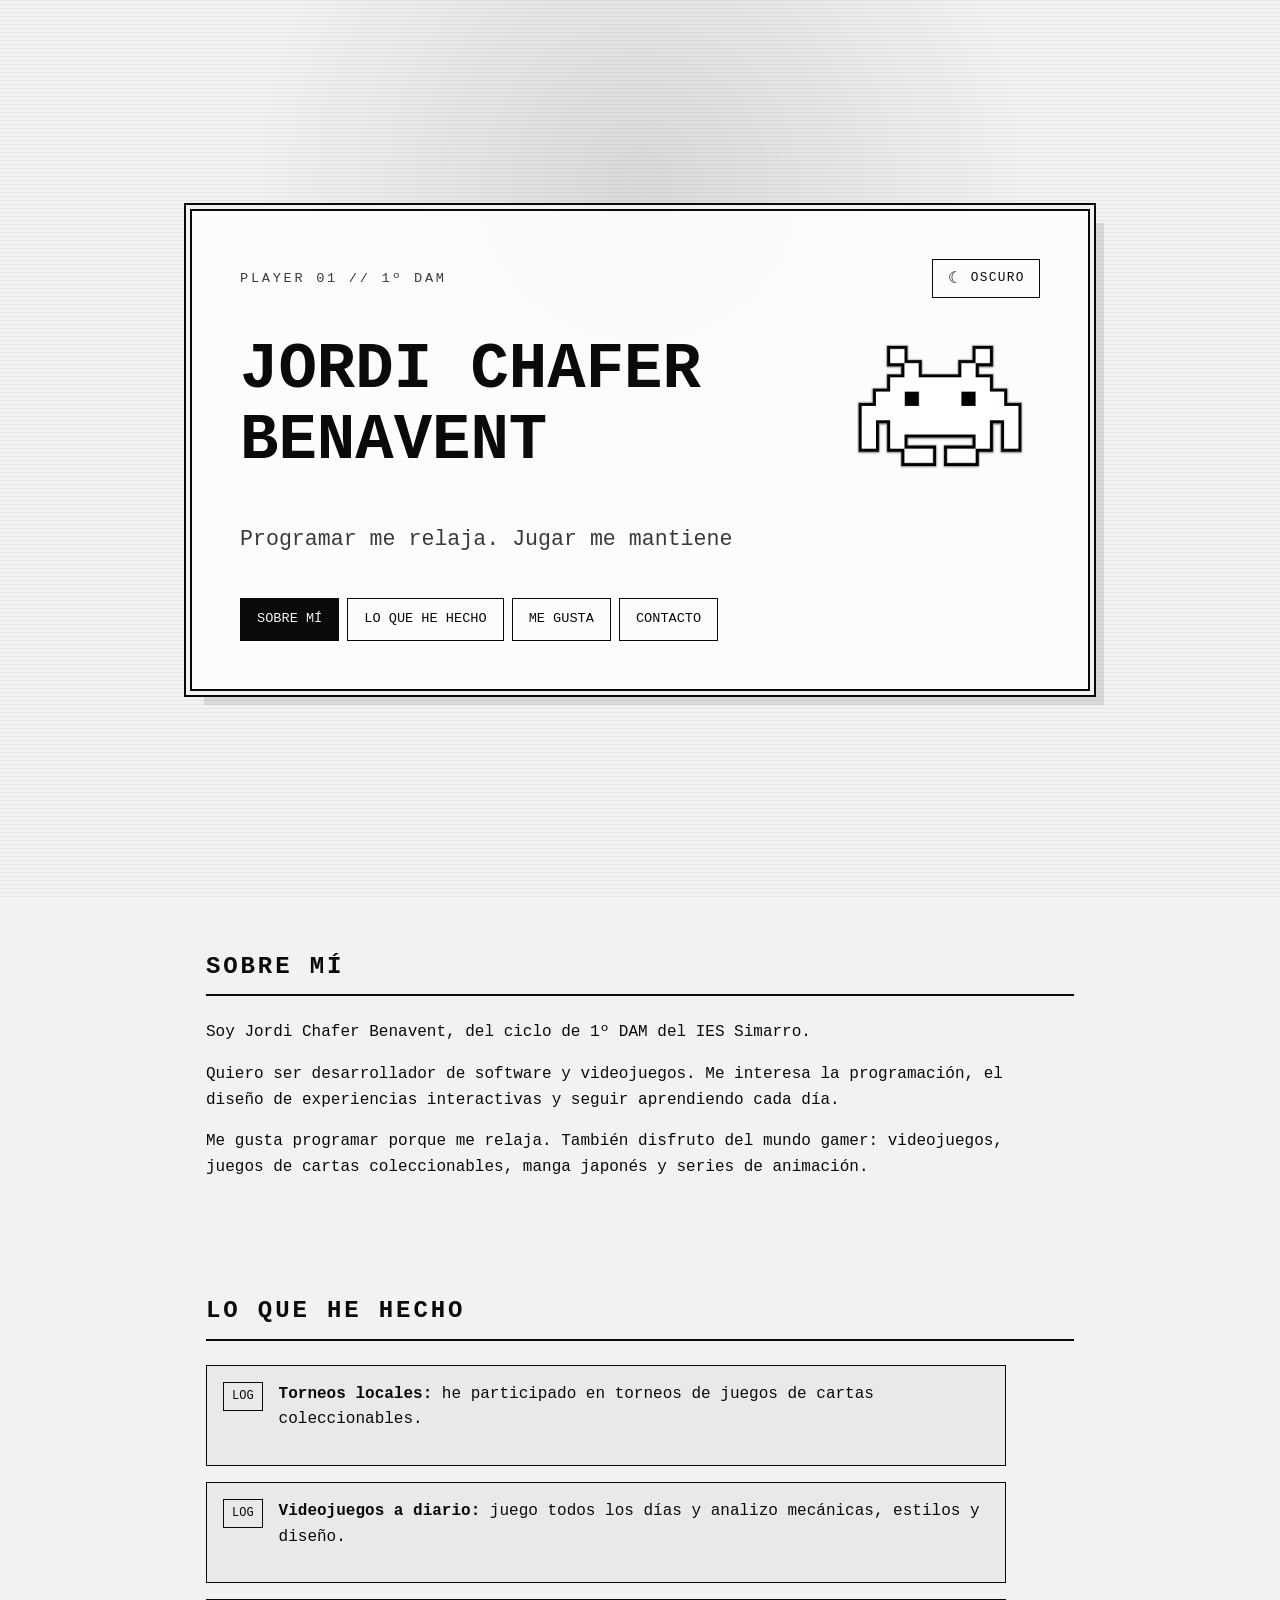
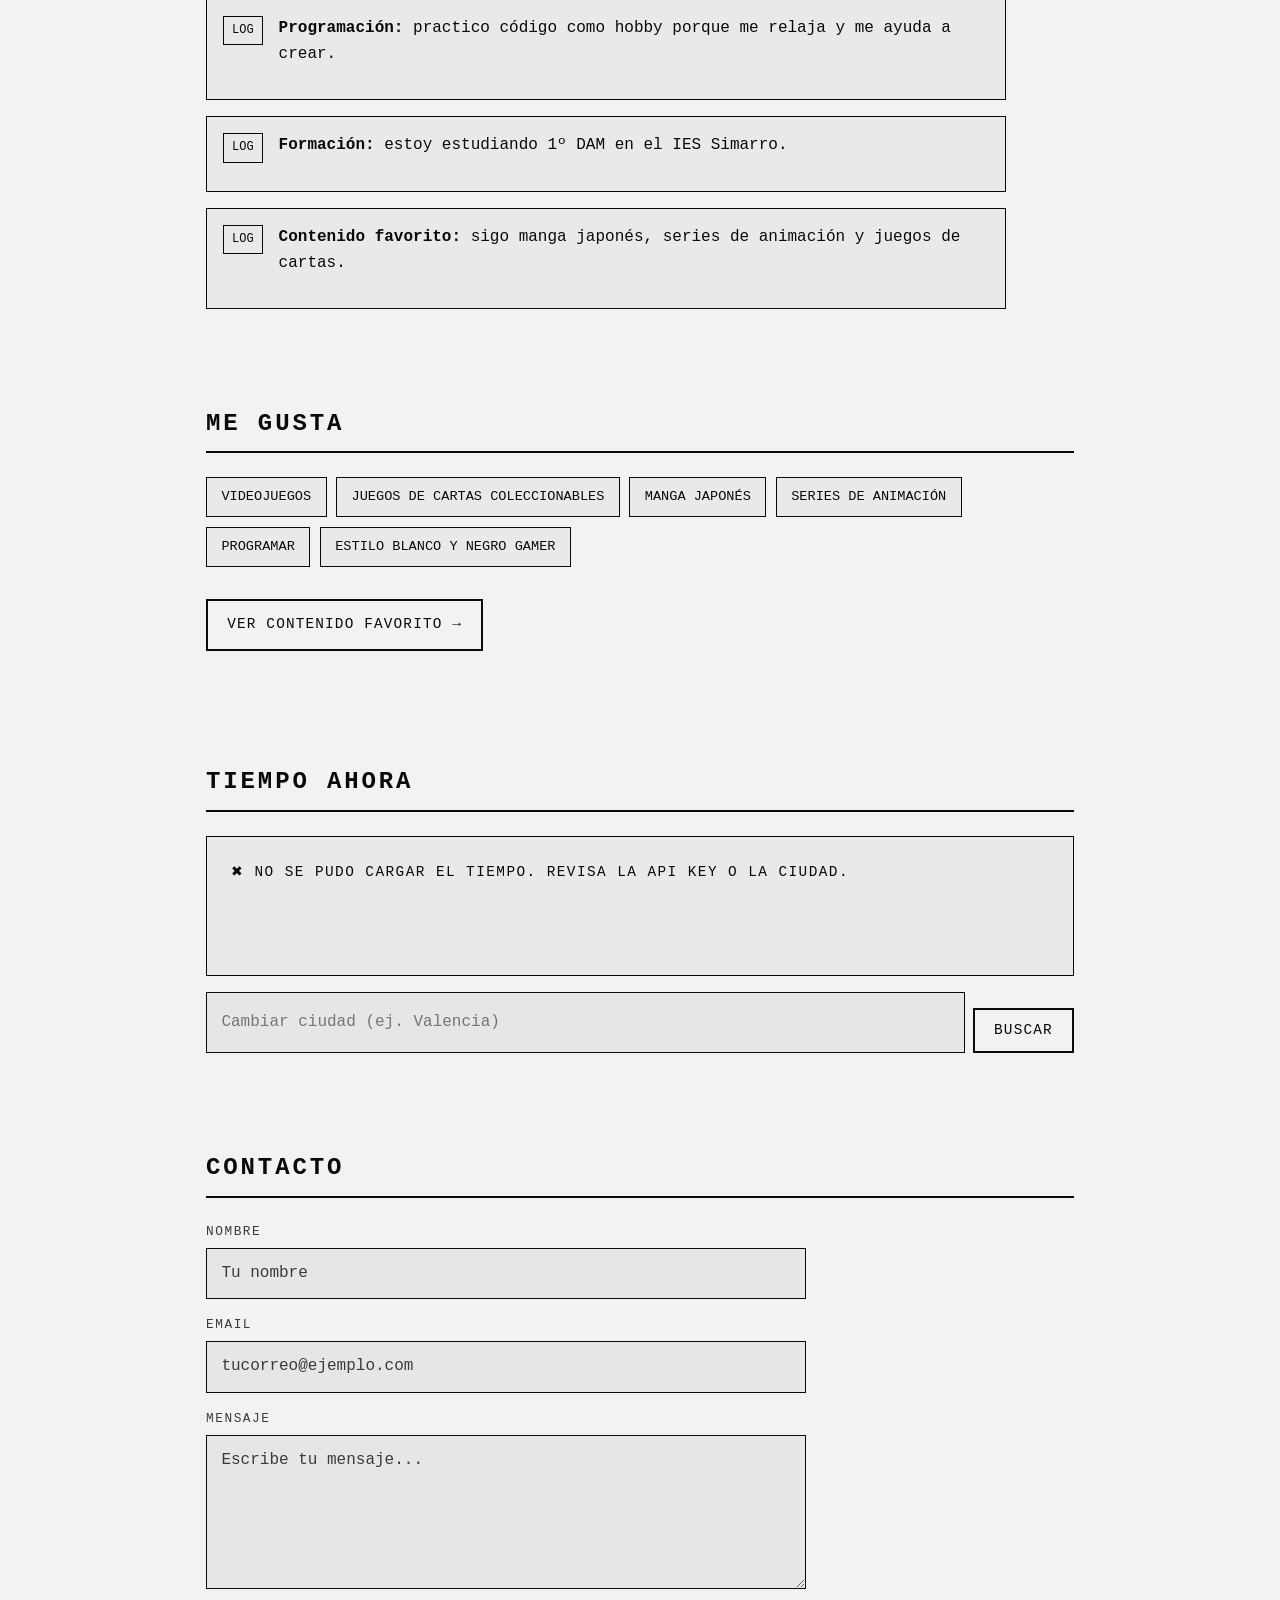
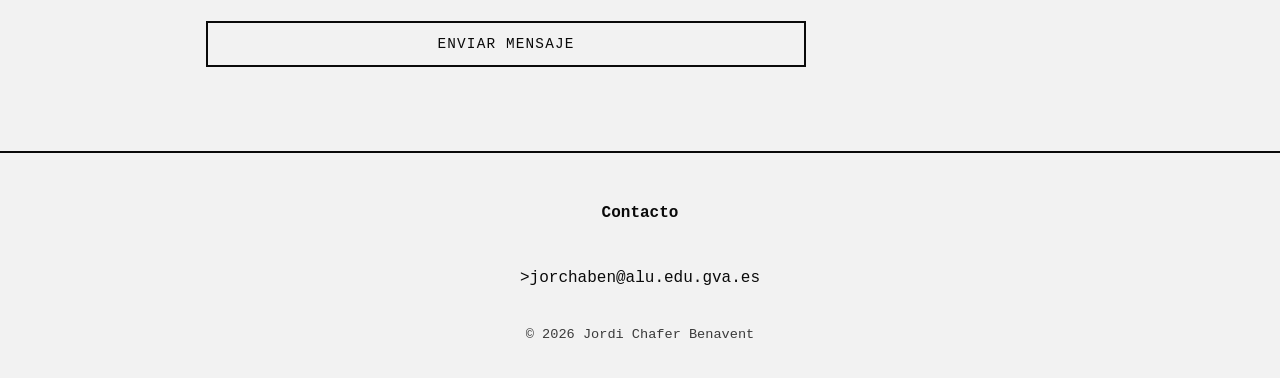
<file: docs/index.html>
<!-- index.html -->
<!DOCTYPE html>
<html lang="es">

<head>
  <meta charset="UTF-8">
  <meta name="viewport" content="width=device-width, initial-scale=1.0">
  <meta name="description" content="Web personal de Jordi Chafer Benavent, estudiante de 1º DAM del IES Simarro.">
  <meta name="author" content="Jordi Chafer Benavent">
  <title>Jordi Chafer Benavent | Web personal</title>

  <!-- Aplica el tema guardado antes de pintar (evita parpadeo) -->
  <script>
    (function () {
      try {
        var t = localStorage.getItem("theme");
        if (!t) t = window.matchMedia("(prefers-color-scheme: light)").matches ? "light" : "dark";
        document.documentElement.setAttribute("data-theme", t);
      } catch (e) { }
    })();
  </script>

  <link rel="stylesheet" href="./Principal/style.css">
  <script src="./Principal/script.js" defer></script>
</head>

<body>

  <!-- Cabecera principal -->
  <header class="hero" id="inicio">
    <div class="hero__inner">
      <div class="hero__topbar">
        <p class="hero__level">PLAYER 01 // 1º DAM</p>
        <button type="button" id="theme-toggle" class="theme-toggle" aria-pressed="false">
          <span class="theme-toggle__icon" aria-hidden="true">☀</span>
          <span class="theme-toggle__label">Luz</span>
        </button>
      </div>

      <div class="hero__title-row">
        <h1 class="hero__name">Jordi Chafer Benavent</h1>
        <!-- Alien: botón que abre el minijuego -->
        <img src="Principal/alien.png" alt="" id="invader-btn" height="200px" width="200px">
      </div>

      <p class="hero__phrase" data-text="Programar me relaja. Jugar me mantiene a nivel.">
        Programar me relaja. Jugar me mantiene a nivel.
      </p>

      <nav class="hero__nav" aria-label="Navegación principal">
        <ul>
          <li><a href="#sobre-mi">Sobre mí</a></li>
          <li><a href="#he-hecho">Lo que he hecho</a></li>
          <li><a href="#me-gusta">Me gusta</a></li>
          <li><a href="#contacto">Contacto</a></li>
        </ul>
      </nav>
    </div>
  </header>

  <main>
    <section id="sobre-mi" class="section reveal">
      <h2>Sobre mí</h2>
      <article>
        <p>Soy Jordi Chafer Benavent, del ciclo de 1º DAM del IES Simarro.</p>
        <p>Quiero ser desarrollador de software y videojuegos. Me interesa la programación, el diseño de experiencias
          interactivas y seguir aprendiendo cada día.</p>
        <p>Me gusta programar porque me relaja. También disfruto del mundo gamer: videojuegos, juegos de cartas
          coleccionables, manga japonés y series de animación.</p>
      </article>
    </section>

    <section id="he-hecho" class="section reveal">
      <h2>Lo que he hecho</h2>
      <article>
        <ul class="log">
          <li><span class="log__badge">LOG</span>
            <p><strong>Torneos locales:</strong> he participado en torneos de juegos de cartas coleccionables.</p>
          </li>
          <li><span class="log__badge">LOG</span>
            <p><strong>Videojuegos a diario:</strong> juego todos los días y analizo mecánicas, estilos y diseño.</p>
          </li>
          <li><span class="log__badge">LOG</span>
            <p><strong>Programación:</strong> practico código como hobby porque me relaja y me ayuda a crear.</p>
          </li>
          <li><span class="log__badge">LOG</span>
            <p><strong>Formación:</strong> estoy estudiando 1º DAM en el IES Simarro.</p>
          </li>
          <li><span class="log__badge">LOG</span>
            <p><strong>Contenido favorito:</strong> sigo manga japonés, series de animación y juegos de cartas.</p>
          </li>
        </ul>
      </article>
    </section>

    <section id="me-gusta" class="section reveal">
      <h2>Me gusta</h2>
      <article>
        <ul class="tags">
          <li>Videojuegos</li>
          <li>Juegos de cartas coleccionables</li>
          <li>Manga japonés</li>
          <li>Series de animación</li>
          <li>Programar</li>
          <li>Estilo blanco y negro gamer</li>
        </ul>
        <p><a href="Series/series.html" class="btn">Ver contenido favorito →</a></p>
      </article>
    </section>

    <!-- Sección: Tiempo -->
    <section id="tiempo" class="section reveal">
      <h2>Tiempo ahora</h2>

      <div class="weather" id="weather">
        <p class="weather__loading">Cargando…</p>
      </div>

      <form class="weather__form" id="weather-form">
        <input type="text" id="weather-city" placeholder="Cambiar ciudad (ej. Valencia)" autocomplete="off">
        <button type="submit" class="btn btn--form">Buscar</button>
      </form>
    </section>

    <!-- Contacto con Formspree -->
    <section id="contacto" class="section reveal">
      <h2>Contacto</h2>
      <!-- Pega tu ID de Formspree en la action (sustituye TU_ID) -->
      <form class="form" id="form-contacto" action="https://formspree.io/f/xdekyodk" method="POST">
        <input type="text" name="_gotcha" class="form__gotcha" tabindex="-1" autocomplete="off">
        <input type="hidden" name="_subject" value="Mensaje desde la web de Jordi">
        <div class="field">
          <label for="nombre">Nombre</label>
          <input type="text" id="nombre" name="nombre" required autocomplete="name" placeholder="Tu nombre">
        </div>
        <div class="field">
          <label for="email">Email</label>
          <input type="email" id="email" name="email" required autocomplete="email" placeholder="tucorreo@ejemplo.com">
        </div>
        <div class="field">
          <label for="mensaje">Mensaje</label>
          <textarea id="mensaje" name="mensaje" rows="5" required placeholder="Escribe tu mensaje..."></textarea>
        </div>
        <button type="submit" class="btn btn--form" id="btn-enviar">Enviar mensaje</button>
        <p class="form__status" id="form-status" role="status" aria-live="polite"></p>
      </form>
    </section>
  </main>

  <!-- Modal del minijuego -->
  <div class="game-modal" id="game-modal" role="dialog" aria-modal="true" aria-labelledby="game-title" hidden>
    <div class="game-modal__box">
      <div class="game-modal__top">
        <h2 id="game-title" class="game-title">Space Invaders</h2>
        <button type="button" id="game-close" class="theme-toggle">✕ Cerrar</button>
      </div>

      <div class="game-hud" aria-hidden="true">
        <span>SCORE <b id="g-score">0</b></span>
        <span>OLEADA <b id="g-wave">1</b></span>
        <span>VIDAS <b id="g-lives">3</b></span>
        <span>RÉCORD <b id="g-best">0</b></span>
      </div>

      <canvas id="game-canvas" width="600" height="480" aria-label="Minijuego Space Invaders"></canvas>

      <div class="game-controls">
        <button type="button" id="g-left" aria-label="Mover izquierda">◀</button>
        <button type="button" id="g-fire" aria-label="Disparar">FIRE</button>
        <button type="button" id="g-right" aria-label="Mover derecha">▶</button>
        <button type="button" id="g-pause" aria-label="Pausa">❚❚</button>
      </div>

      <p class="game-help">← → / A D mover · ESPACIO disparar · P pausa · ESC salir</p>
      <p class="game-state" id="game-state" role="status" aria-live="polite"></p>
    </div>
  </div>

  <footer class="footer">
    <address>
      <p><strong>Contacto</strong></p>
      <p>>jorchaben@alu.edu.gva.es</p>
    </address>
    <p class="footer__note">© <span id="anio"></span> Jordi Chafer Benavent</p>
  </footer>

</body>

</html>
</file>
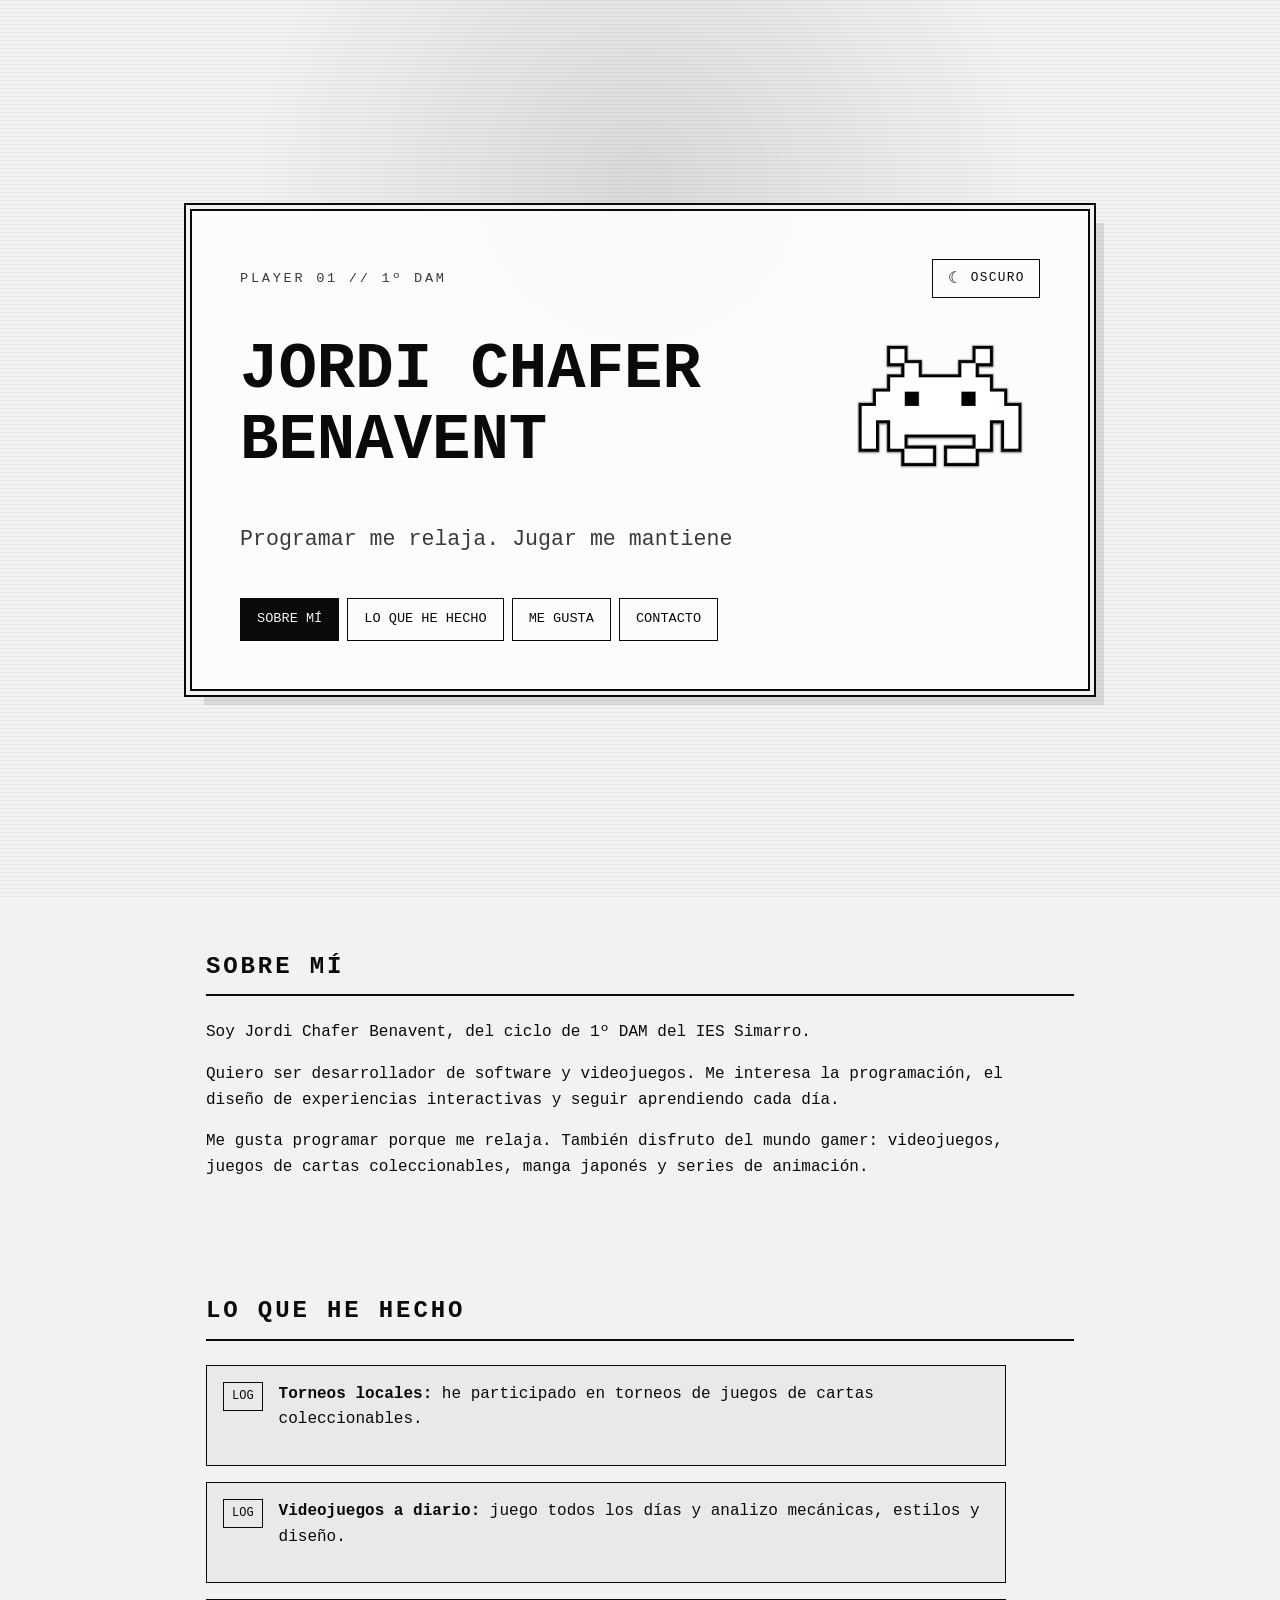
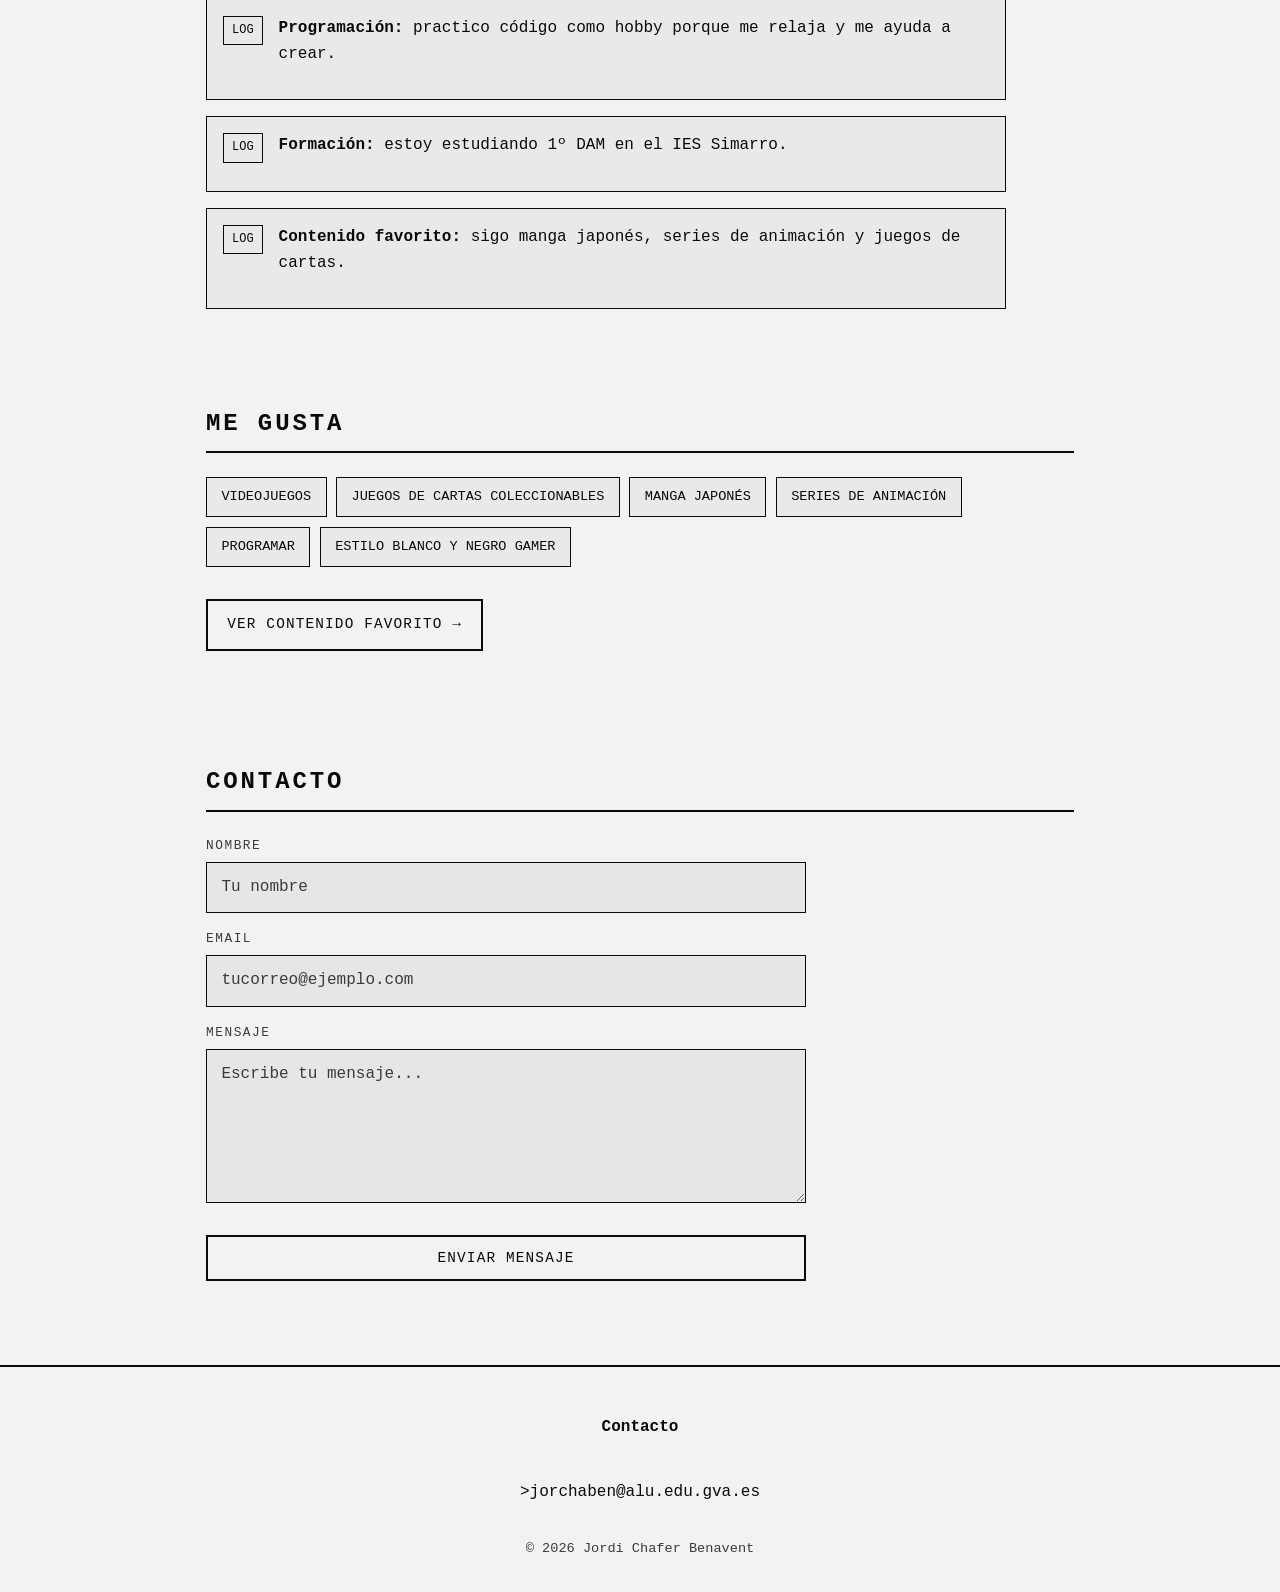
<file: Principal/Index.html>
<!-- index.html -->
<!DOCTYPE html>
<html lang="es">
<head>
  <meta charset="UTF-8">
  <meta name="viewport" content="width=device-width, initial-scale=1.0">
  <meta name="description" content="Web personal de Jordi Chafer Benavent, estudiante de 1º DAM del IES Simarro.">
  <meta name="author" content="Jordi Chafer Benavent">
  <title>Jordi Chafer Benavent | Web personal</title>

  <!-- Aplica el tema guardado antes de pintar (evita parpadeo) -->
  <script>
    (function () {
      try {
        var t = localStorage.getItem("theme");
        if (!t) t = window.matchMedia("(prefers-color-scheme: light)").matches ? "light" : "dark";
        document.documentElement.setAttribute("data-theme", t);
      } catch (e) {}
    })();
  </script>

  <link rel="stylesheet" href="Style.css">
  <script src="Script.js" defer></script>
</head>
<body>

  <!-- Cabecera principal -->
  <header class="hero" id="inicio">
    <div class="hero__inner">
      <div class="hero__topbar">
        <p class="hero__level">PLAYER 01 // 1º DAM</p>
        <button type="button" id="theme-toggle" class="theme-toggle" aria-pressed="false">
          <span class="theme-toggle__icon" aria-hidden="true">☀</span>
          <span class="theme-toggle__label">Luz</span>
        </button>
      </div>

      <div class="hero__title-row">
        <h1 class="hero__name">Jordi Chafer Benavent</h1>
        <!-- Alien: botón que abre el minijuego -->
        <img src="./alien.png" alt="" id="invader-btn" height="200px" width="200px">
      </div>

      <p class="hero__phrase" data-text="Programar me relaja. Jugar me mantiene a nivel.">
        Programar me relaja. Jugar me mantiene a nivel.
      </p>

      <nav class="hero__nav" aria-label="Navegación principal">
        <ul>
          <li><a href="#sobre-mi">Sobre mí</a></li>
          <li><a href="#he-hecho">Lo que he hecho</a></li>
          <li><a href="#me-gusta">Me gusta</a></li>
          <li><a href="#contacto">Contacto</a></li>
        </ul>
      </nav>
    </div>
  </header>

  <main>
    <section id="sobre-mi" class="section reveal">
      <h2>Sobre mí</h2>
      <article>
        <p>Soy Jordi Chafer Benavent, del ciclo de 1º DAM del IES Simarro.</p>
        <p>Quiero ser desarrollador de software y videojuegos. Me interesa la programación, el diseño de experiencias interactivas y seguir aprendiendo cada día.</p>
        <p>Me gusta programar porque me relaja. También disfruto del mundo gamer: videojuegos, juegos de cartas coleccionables, manga japonés y series de animación.</p>
      </article>
    </section>

    <section id="he-hecho" class="section reveal">
      <h2>Lo que he hecho</h2>
      <article>
        <ul class="log">
          <li><span class="log__badge">LOG</span><p><strong>Torneos locales:</strong> he participado en torneos de juegos de cartas coleccionables.</p></li>
          <li><span class="log__badge">LOG</span><p><strong>Videojuegos a diario:</strong> juego todos los días y analizo mecánicas, estilos y diseño.</p></li>
          <li><span class="log__badge">LOG</span><p><strong>Programación:</strong> practico código como hobby porque me relaja y me ayuda a crear.</p></li>
          <li><span class="log__badge">LOG</span><p><strong>Formación:</strong> estoy estudiando 1º DAM en el IES Simarro.</p></li>
          <li><span class="log__badge">LOG</span><p><strong>Contenido favorito:</strong> sigo manga japonés, series de animación y juegos de cartas.</p></li>
        </ul>
      </article>
    </section>

    <section id="me-gusta" class="section reveal">
      <h2>Me gusta</h2>
      <article>
        <ul class="tags">
          <li>Videojuegos</li>
          <li>Juegos de cartas coleccionables</li>
          <li>Manga japonés</li>
          <li>Series de animación</li>
          <li>Programar</li>
          <li>Estilo blanco y negro gamer</li>
        </ul>
        <p><a href="../Series/series.html" class="btn">Ver contenido favorito →</a></p>
      </article>
    </section>

    <!-- Contacto con Formspree -->
    <section id="contacto" class="section reveal">
      <h2>Contacto</h2>
      <!-- Pega tu ID de Formspree en la action (sustituye TU_ID) -->
      <form class="form" id="form-contacto" action="https://formspree.io/f/xdekyodk" method="POST">
        <input type="text" name="_gotcha" class="form__gotcha" tabindex="-1" autocomplete="off">
        <input type="hidden" name="_subject" value="Mensaje desde la web de Jordi">
        <div class="field">
          <label for="nombre">Nombre</label>
          <input type="text" id="nombre" name="nombre" required autocomplete="name" placeholder="Tu nombre">
        </div>
        <div class="field">
          <label for="email">Email</label>
          <input type="email" id="email" name="email" required autocomplete="email" placeholder="tucorreo@ejemplo.com">
        </div>
        <div class="field">
          <label for="mensaje">Mensaje</label>
          <textarea id="mensaje" name="mensaje" rows="5" required placeholder="Escribe tu mensaje..."></textarea>
        </div>
        <button type="submit" class="btn btn--form" id="btn-enviar">Enviar mensaje</button>
        <p class="form__status" id="form-status" role="status" aria-live="polite"></p>
      </form>
    </section>
  </main>

  <!-- Modal del minijuego -->
  <div class="game-modal" id="game-modal" role="dialog" aria-modal="true" aria-labelledby="game-title" hidden>
    <div class="game-modal__box">
      <div class="game-modal__top">
        <h2 id="game-title" class="game-title">Space Invaders</h2>
        <button type="button" id="game-close" class="theme-toggle">✕ Cerrar</button>
      </div>

      <div class="game-hud" aria-hidden="true">
        <span>SCORE <b id="g-score">0</b></span>
        <span>OLEADA <b id="g-wave">1</b></span>
        <span>VIDAS <b id="g-lives">3</b></span>
        <span>RÉCORD <b id="g-best">0</b></span>
      </div>

      <canvas id="game-canvas" width="600" height="480" aria-label="Minijuego Space Invaders"></canvas>

      <div class="game-controls">
        <button type="button" id="g-left" aria-label="Mover izquierda">◀</button>
        <button type="button" id="g-fire" aria-label="Disparar">FIRE</button>
        <button type="button" id="g-right" aria-label="Mover derecha">▶</button>
        <button type="button" id="g-pause" aria-label="Pausa">❚❚</button>
      </div>

      <p class="game-help">← → / A D mover · ESPACIO disparar · P pausa · ESC salir</p>
      <p class="game-state" id="game-state" role="status" aria-live="polite"></p>
    </div>
  </div>

  <footer class="footer">
    <address>
      <p><strong>Contacto</strong></p>
      <p>>jorchaben@alu.edu.gva.es</p>
    </address>
    <p class="footer__note">© <span id="anio"></span> Jordi Chafer Benavent</p>
  </footer>

</body>
</html>
</file>
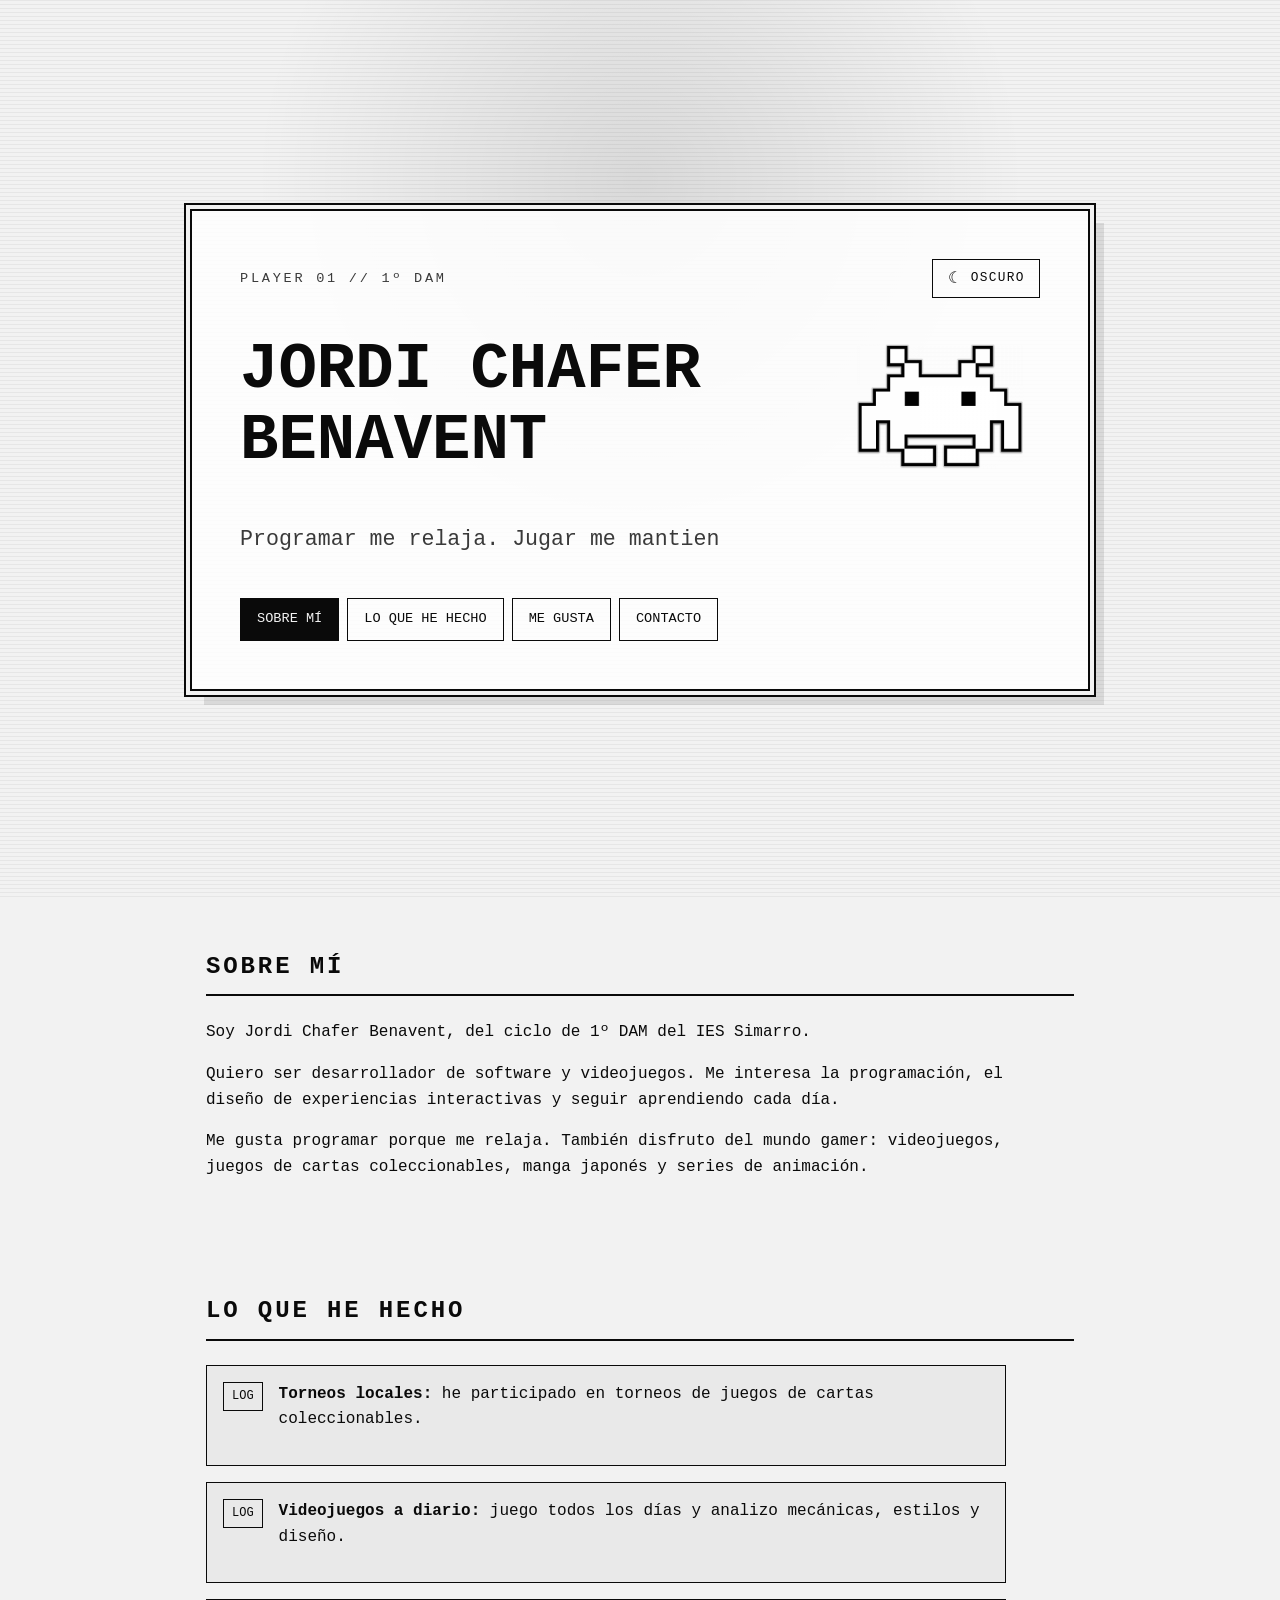
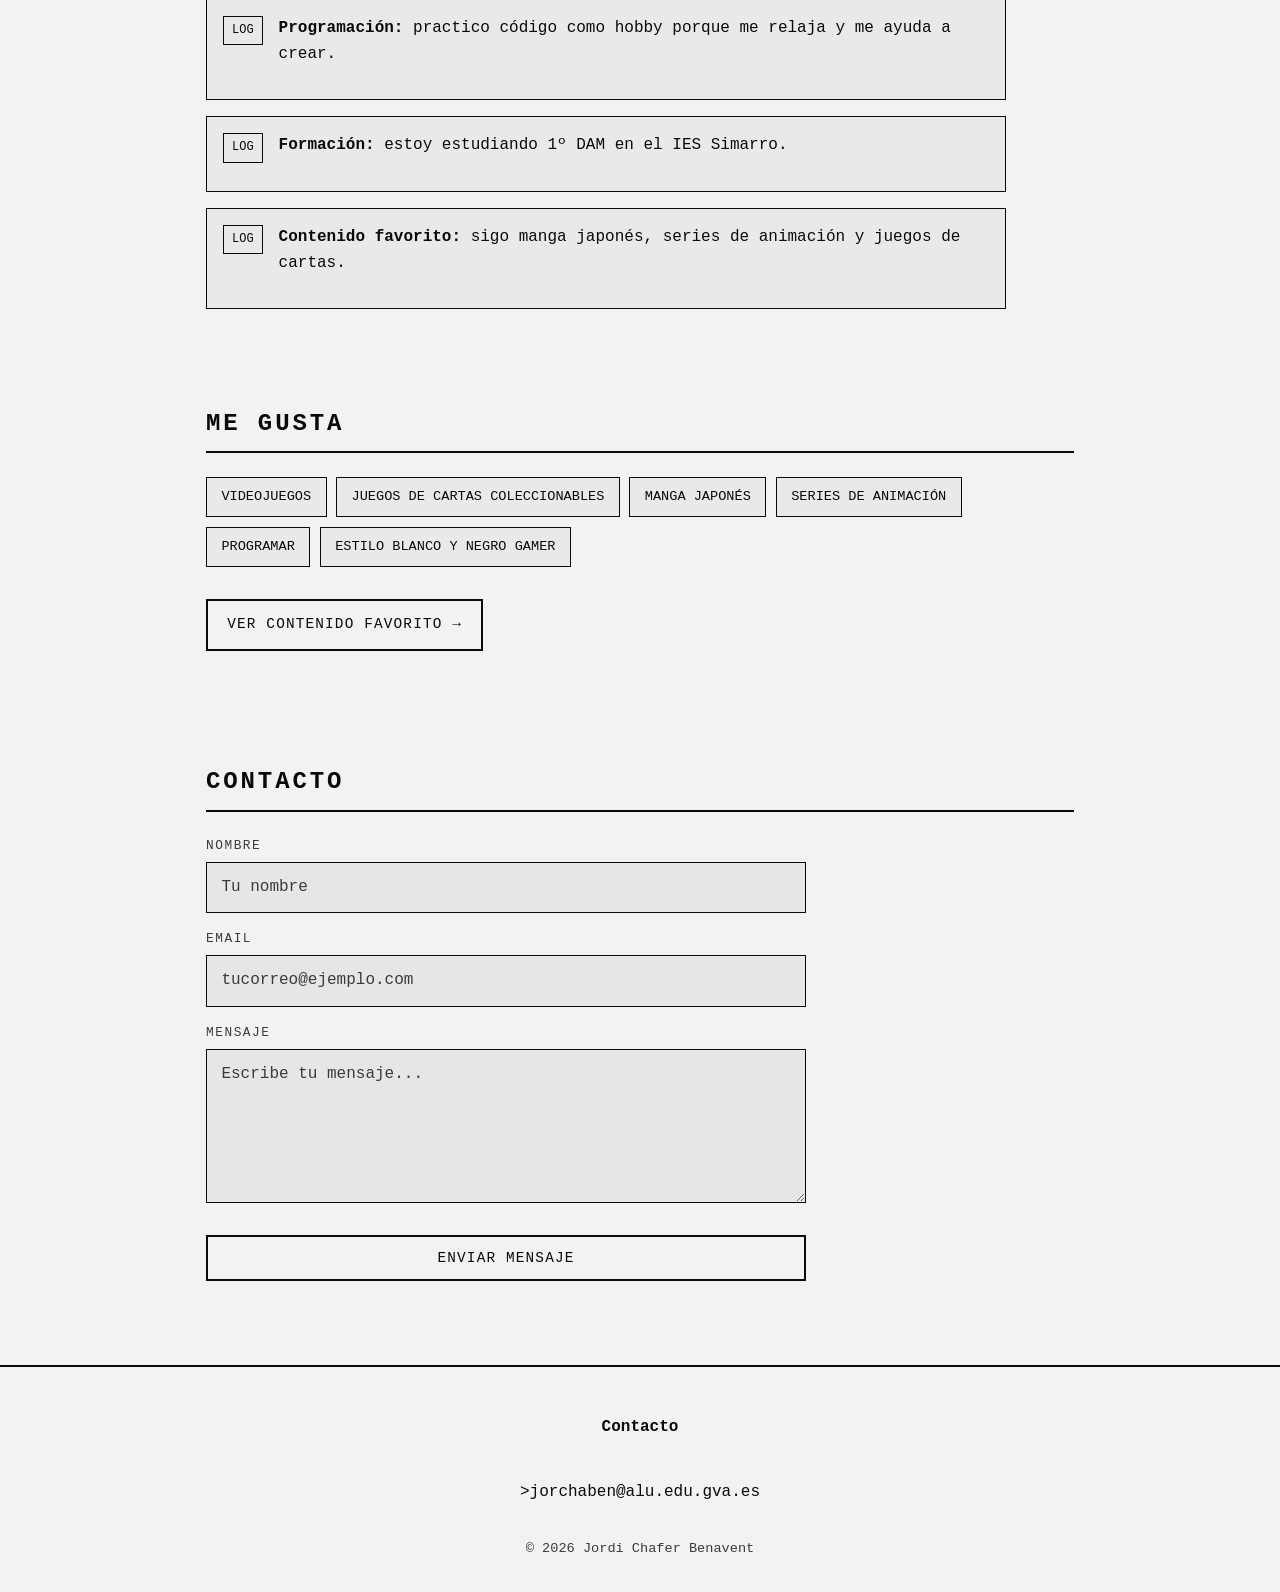
<file: Principal/index.html>
<!-- index.html -->
<!DOCTYPE html>
<html lang="es">
<head>
  <meta charset="UTF-8">
  <meta name="viewport" content="width=device-width, initial-scale=1.0">
  <meta name="description" content="Web personal de Jordi Chafer Benavent, estudiante de 1º DAM del IES Simarro.">
  <meta name="author" content="Jordi Chafer Benavent">
  <title>Jordi Chafer Benavent | Web personal</title>

  <!-- Aplica el tema guardado antes de pintar (evita parpadeo) -->
  <script>
    (function () {
      try {
        var t = localStorage.getItem("theme");
        if (!t) t = window.matchMedia("(prefers-color-scheme: light)").matches ? "light" : "dark";
        document.documentElement.setAttribute("data-theme", t);
      } catch (e) {}
    })();
  </script>

  <link rel="stylesheet" href="style.css">
  <script src="script.js" defer></script>
</head>
<body>

  <!-- Cabecera principal -->
  <header class="hero" id="inicio">
    <div class="hero__inner">
      <div class="hero__topbar">
        <p class="hero__level">PLAYER 01 // 1º DAM</p>
        <button type="button" id="theme-toggle" class="theme-toggle" aria-pressed="false">
          <span class="theme-toggle__icon" aria-hidden="true">☀</span>
          <span class="theme-toggle__label">Luz</span>
        </button>
      </div>

      <div class="hero__title-row">
        <h1 class="hero__name">Jordi Chafer Benavent</h1>
        <!-- Alien: botón que abre el minijuego -->
        <img src="./alien.png" alt="" id="invader-btn" height="200px" width="200px">
      </div>

      <p class="hero__phrase" data-text="Programar me relaja. Jugar me mantiene a nivel.">
        Programar me relaja. Jugar me mantiene a nivel.
      </p>

      <nav class="hero__nav" aria-label="Navegación principal">
        <ul>
          <li><a href="#sobre-mi">Sobre mí</a></li>
          <li><a href="#he-hecho">Lo que he hecho</a></li>
          <li><a href="#me-gusta">Me gusta</a></li>
          <li><a href="#contacto">Contacto</a></li>
        </ul>
      </nav>
    </div>
  </header>

  <main>
    <section id="sobre-mi" class="section reveal">
      <h2>Sobre mí</h2>
      <article>
        <p>Soy Jordi Chafer Benavent, del ciclo de 1º DAM del IES Simarro.</p>
        <p>Quiero ser desarrollador de software y videojuegos. Me interesa la programación, el diseño de experiencias interactivas y seguir aprendiendo cada día.</p>
        <p>Me gusta programar porque me relaja. También disfruto del mundo gamer: videojuegos, juegos de cartas coleccionables, manga japonés y series de animación.</p>
      </article>
    </section>

    <section id="he-hecho" class="section reveal">
      <h2>Lo que he hecho</h2>
      <article>
        <ul class="log">
          <li><span class="log__badge">LOG</span><p><strong>Torneos locales:</strong> he participado en torneos de juegos de cartas coleccionables.</p></li>
          <li><span class="log__badge">LOG</span><p><strong>Videojuegos a diario:</strong> juego todos los días y analizo mecánicas, estilos y diseño.</p></li>
          <li><span class="log__badge">LOG</span><p><strong>Programación:</strong> practico código como hobby porque me relaja y me ayuda a crear.</p></li>
          <li><span class="log__badge">LOG</span><p><strong>Formación:</strong> estoy estudiando 1º DAM en el IES Simarro.</p></li>
          <li><span class="log__badge">LOG</span><p><strong>Contenido favorito:</strong> sigo manga japonés, series de animación y juegos de cartas.</p></li>
        </ul>
      </article>
    </section>

    <section id="me-gusta" class="section reveal">
      <h2>Me gusta</h2>
      <article>
        <ul class="tags">
          <li>Videojuegos</li>
          <li>Juegos de cartas coleccionables</li>
          <li>Manga japonés</li>
          <li>Series de animación</li>
          <li>Programar</li>
          <li>Estilo blanco y negro gamer</li>
        </ul>
        <p><a href="../Series/series.html" class="btn">Ver contenido favorito →</a></p>
      </article>
    </section>

    <!-- Contacto con Formspree -->
    <section id="contacto" class="section reveal">
      <h2>Contacto</h2>
      <!-- Pega tu ID de Formspree en la action (sustituye TU_ID) -->
      <form class="form" id="form-contacto" action="https://formspree.io/f/xdekyodk" method="POST">
        <input type="text" name="_gotcha" class="form__gotcha" tabindex="-1" autocomplete="off">
        <input type="hidden" name="_subject" value="Mensaje desde la web de Jordi">
        <div class="field">
          <label for="nombre">Nombre</label>
          <input type="text" id="nombre" name="nombre" required autocomplete="name" placeholder="Tu nombre">
        </div>
        <div class="field">
          <label for="email">Email</label>
          <input type="email" id="email" name="email" required autocomplete="email" placeholder="tucorreo@ejemplo.com">
        </div>
        <div class="field">
          <label for="mensaje">Mensaje</label>
          <textarea id="mensaje" name="mensaje" rows="5" required placeholder="Escribe tu mensaje..."></textarea>
        </div>
        <button type="submit" class="btn btn--form" id="btn-enviar">Enviar mensaje</button>
        <p class="form__status" id="form-status" role="status" aria-live="polite"></p>
      </form>
    </section>
  </main>

  <!-- Modal del minijuego -->
  <div class="game-modal" id="game-modal" role="dialog" aria-modal="true" aria-labelledby="game-title" hidden>
    <div class="game-modal__box">
      <div class="game-modal__top">
        <h2 id="game-title" class="game-title">Space Invaders</h2>
        <button type="button" id="game-close" class="theme-toggle">✕ Cerrar</button>
      </div>

      <div class="game-hud" aria-hidden="true">
        <span>SCORE <b id="g-score">0</b></span>
        <span>OLEADA <b id="g-wave">1</b></span>
        <span>VIDAS <b id="g-lives">3</b></span>
        <span>RÉCORD <b id="g-best">0</b></span>
      </div>

      <canvas id="game-canvas" width="600" height="480" aria-label="Minijuego Space Invaders"></canvas>

      <div class="game-controls">
        <button type="button" id="g-left" aria-label="Mover izquierda">◀</button>
        <button type="button" id="g-fire" aria-label="Disparar">FIRE</button>
        <button type="button" id="g-right" aria-label="Mover derecha">▶</button>
        <button type="button" id="g-pause" aria-label="Pausa">❚❚</button>
      </div>

      <p class="game-help">← → / A D mover · ESPACIO disparar · P pausa · ESC salir</p>
      <p class="game-state" id="game-state" role="status" aria-live="polite"></p>
    </div>
  </div>

  <footer class="footer">
    <address>
      <p><strong>Contacto</strong></p>
      <p>>jorchaben@alu.edu.gva.es</p>
    </address>
    <p class="footer__note">© <span id="anio"></span> Jordi Chafer Benavent</p>
  </footer>

</body>
</html>
</file>
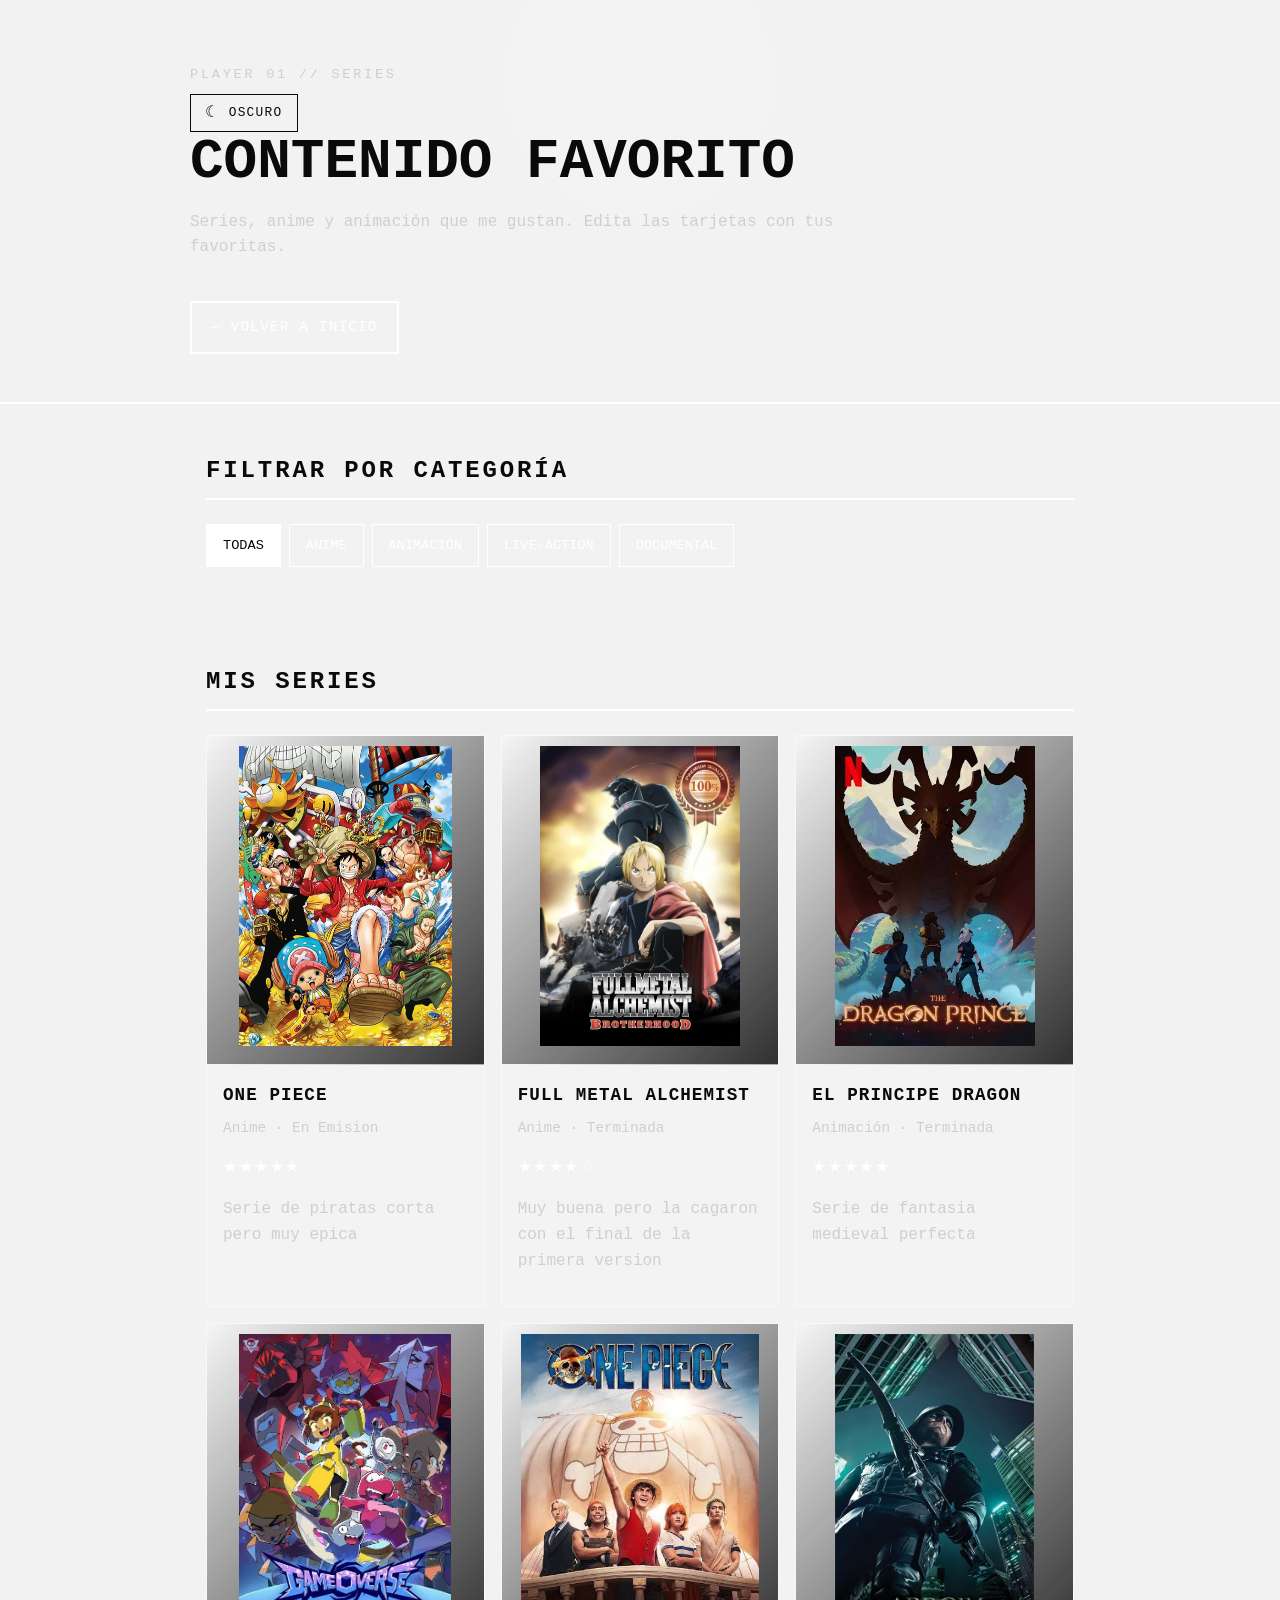
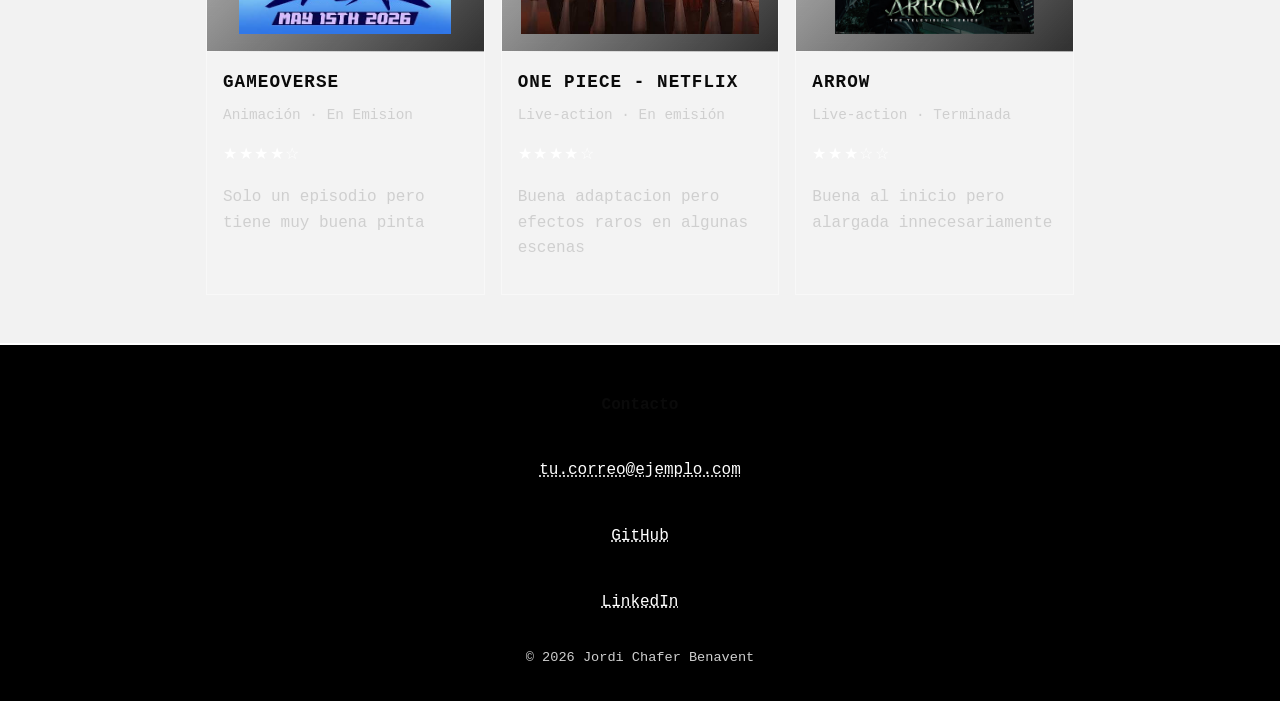
<file: Series/series.html>
<!-- series.html -->
<!DOCTYPE html>
<html lang="es">

<head>
  <meta charset="UTF-8">
  <meta name="viewport" content="width=device-width, initial-scale=1.0">
  <meta name="description" content="Series favoritas de Jordi Chafer Benavent.">
  <meta name="author" content="Jordi Chafer Benavent">
  <title>Contenido favorito | Jordi Chafer Benavent</title>

  <script>
    (function () {
      try {
        var t = localStorage.getItem("theme");
        if (!t) t = window.matchMedia("(prefers-color-scheme: light)").matches ? "light" : "dark";
        document.documentElement.setAttribute("data-theme", t);
      } catch (e) { }
    })();
  </script>

  <link rel="stylesheet" href="Series.css">
  <script src="Series.js" defer></script>
</head>

<body>

  <header class="subhero">
    <div class="subhero__inner">
      <div class="hero__topbar">
        <p class="subhero__level">PLAYER 01 // SERIES</p>
        <button type="button" id="theme-toggle" class="theme-toggle" aria-pressed="false">
          <span class="theme-toggle__icon" aria-hidden="true">☀</span>
          <span class="theme-toggle__label">Luz</span>
        </button>
      </div>
      <h1 class="subhero__title">Contenido favorito</h1>
      <p class="subhero__text">Series, anime y animación que me gustan. Edita las tarjetas con tus favoritas.</p>
      <p><a href="../Principal/index.html" class="btn">← Volver a inicio</a></p>
    </div>
  </header>

  <main>
    <section class="section reveal">
      <h2>Filtrar por categoría</h2>
      <div class="filters" role="group" aria-label="Filtros de series">
        <button type="button" class="filter filter--active" data-filter="all">Todas</button>
        <button type="button" class="filter" data-filter="anime">Anime</button>
        <button type="button" class="filter" data-filter="animacion">Animación</button>
        <button type="button" class="filter" data-filter="live-action">Live-action</button>
        <button type="button" class="filter" data-filter="documental">Documental</button>
      </div>
    </section>

    <section class="section reveal">
      <h2>Mis series</h2>
      <div class="series-grid" id="series-grid">
        <article class="card" data-genero="anime">
          <div class="card__poster" aria-hidden="true"><span><img src="One piece.avif" alt="" class="imagen"></span>
          </div>
          <div class="card__body">
            <h3 class="card__title">One Piece</h3>
            <p class="card__meta">Anime · En Emision</p>
            <p class="card__score">★★★★★</p>
            <p class="card__comment">Serie de piratas corta pero muy epica</p>
          </div>
        </article>
        <article class="card" data-genero="anime">
          <div class="card__poster" aria-hidden="true"><span><img src="alchemist.jpeg" alt="" class="imagen"></span>
          </div>
          <div class="card__body">
            <h3 class="card__title">Full Metal Alchemist</h3>
            <p class="card__meta">Anime · Terminada</p>
            <p class="card__score">★★★★☆</p>
            <p class="card__comment">Muy buena pero la cagaron con el final de la primera version</p>
          </div>
        </article>
        <article class="card" data-genero="animacion">
          <div class="card__poster" aria-hidden="true"><span><img src="El principe dragon.jpeg" alt=""
                class="imagen"></span></div>
          <div class="card__body">
            <h3 class="card__title">El Principe Dragon</h3>
            <p class="card__meta">Animación · Terminada</p>
            <p class="card__score">★★★★★</p>
            <p class="card__comment">Serie de fantasia medieval perfecta</p>
          </div>
        </article>
        <article class="card" data-genero="animacion">
          <div class="card__poster" aria-hidden="true"><span><img src="images2.jpeg" alt="" class="imagen"></span></div>
          <div class="card__body">
            <h3 class="card__title">Gameoverse</h3>
            <p class="card__meta">Animación · En Emision</p>
            <p class="card__score">★★★★☆</p>
            <p class="card__comment">Solo un episodio pero tiene muy buena pinta</p>
          </div>
        </article>
        <article class="card" data-genero="live-action">
          <div class="card__poster" aria-hidden="true"><span><img src="images.jpeg" alt="" class="imagen"></span></div>
          <div class="card__body">
            <h3 class="card__title">One Piece - Netflix</h3>
            <p class="card__meta">Live-action · En emisión</p>
            <p class="card__score">★★★★☆</p>
            <p class="card__comment">Buena adaptacion pero efectos raros en algunas escenas</p>
          </div>
        </article>
        <article class="card" data-genero="documental">
          <div class="card__poster" aria-hidden="true"><span><img src="34043.jpg" alt="" class="imagen"></span></div>
          <div class="card__body">
            <h3 class="card__title">Arrow</h3>
            <p class="card__meta">Live-action · Terminada</p>
            <p class="card__score">★★★☆☆</p>
            <p class="card__comment">Buena al inicio pero alargada innecesariamente</p>
          </div>
        </article>
      </div>
    </section>


  </main>

  <footer class="footer">
    <address>
      <p><strong>Contacto</strong></p>
      <p><a href="mailto:tu.correo@ejemplo.com">tu.correo@ejemplo.com</a></p>
      <p><a href="https://github.com/tu-usuario" target="_blank" rel="noopener noreferrer">GitHub</a></p>
      <p><a href="https://www.linkedin.com/in/tu-usuario" target="_blank" rel="noopener noreferrer">LinkedIn</a></p>
    </address>
    <p class="footer__note">© <span id="anio"></span> Jordi Chafer Benavent</p>
  </footer>

</body>

</html>
</file>
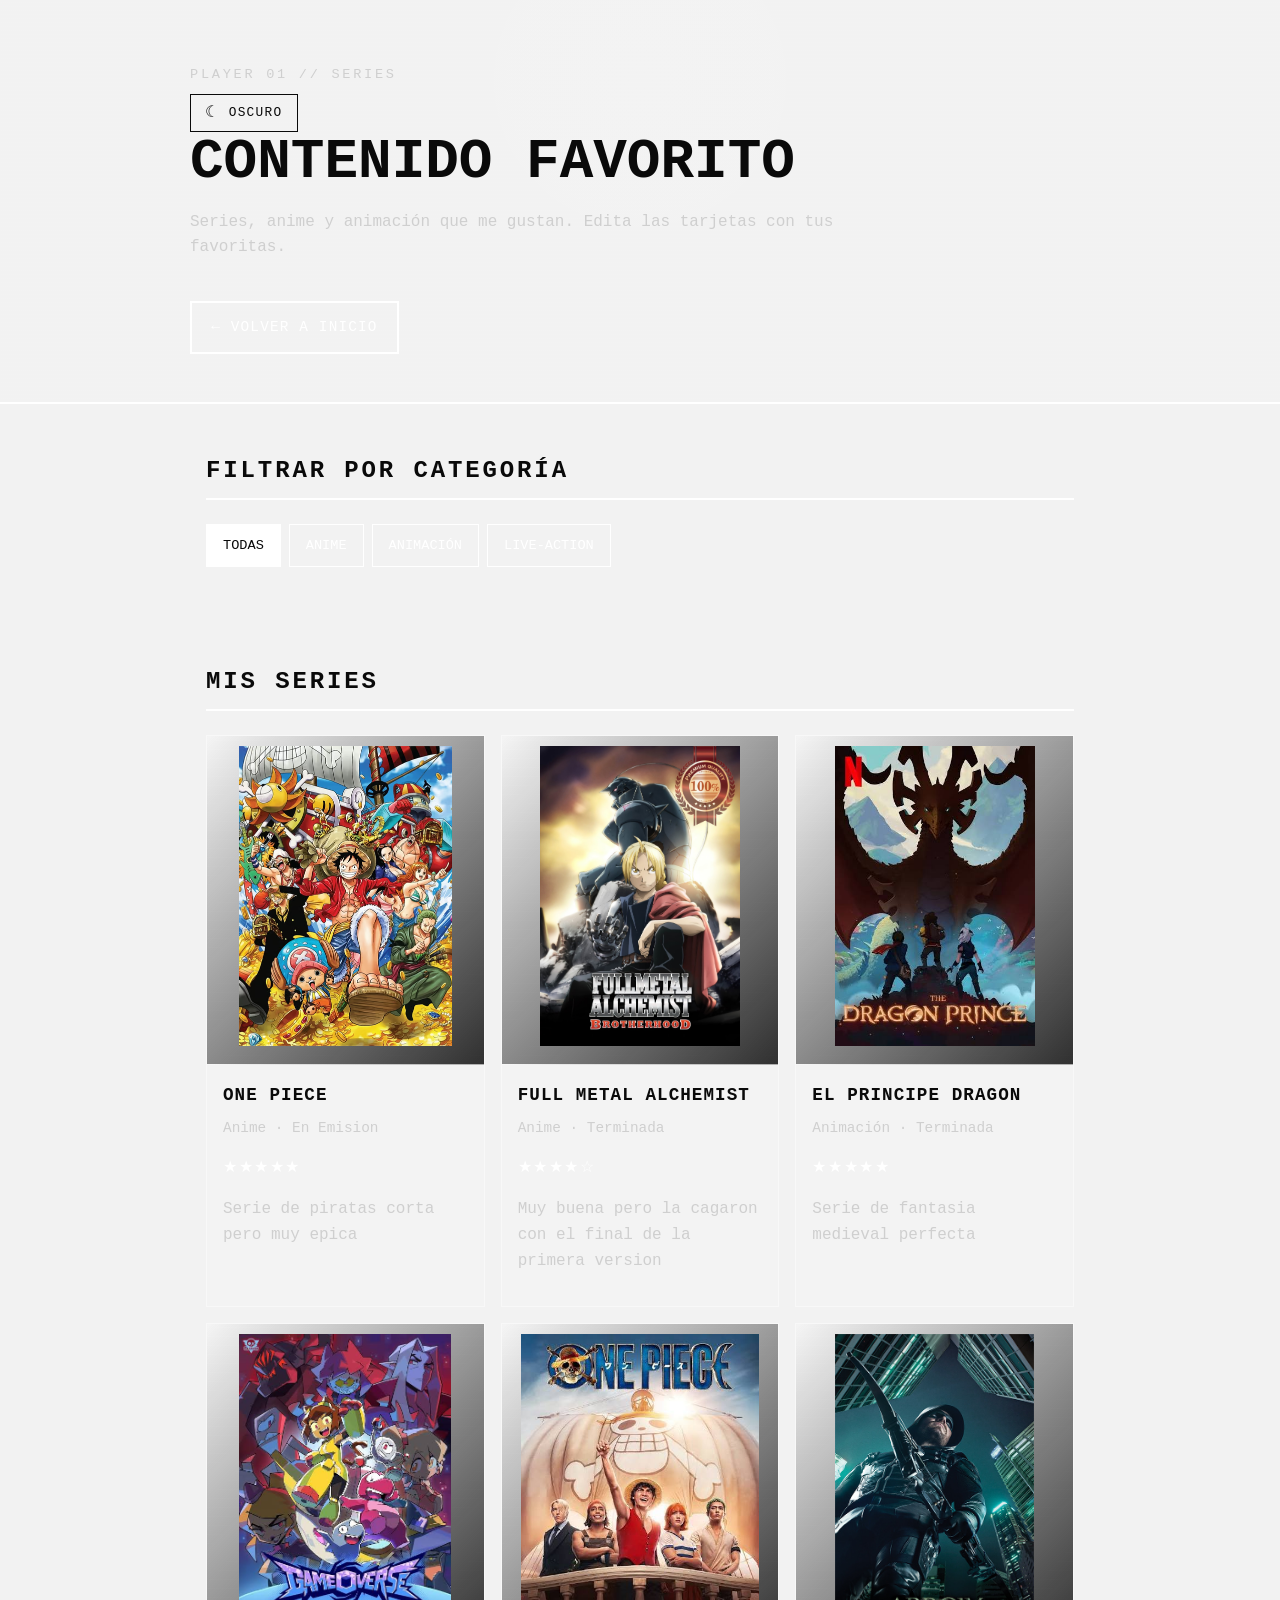
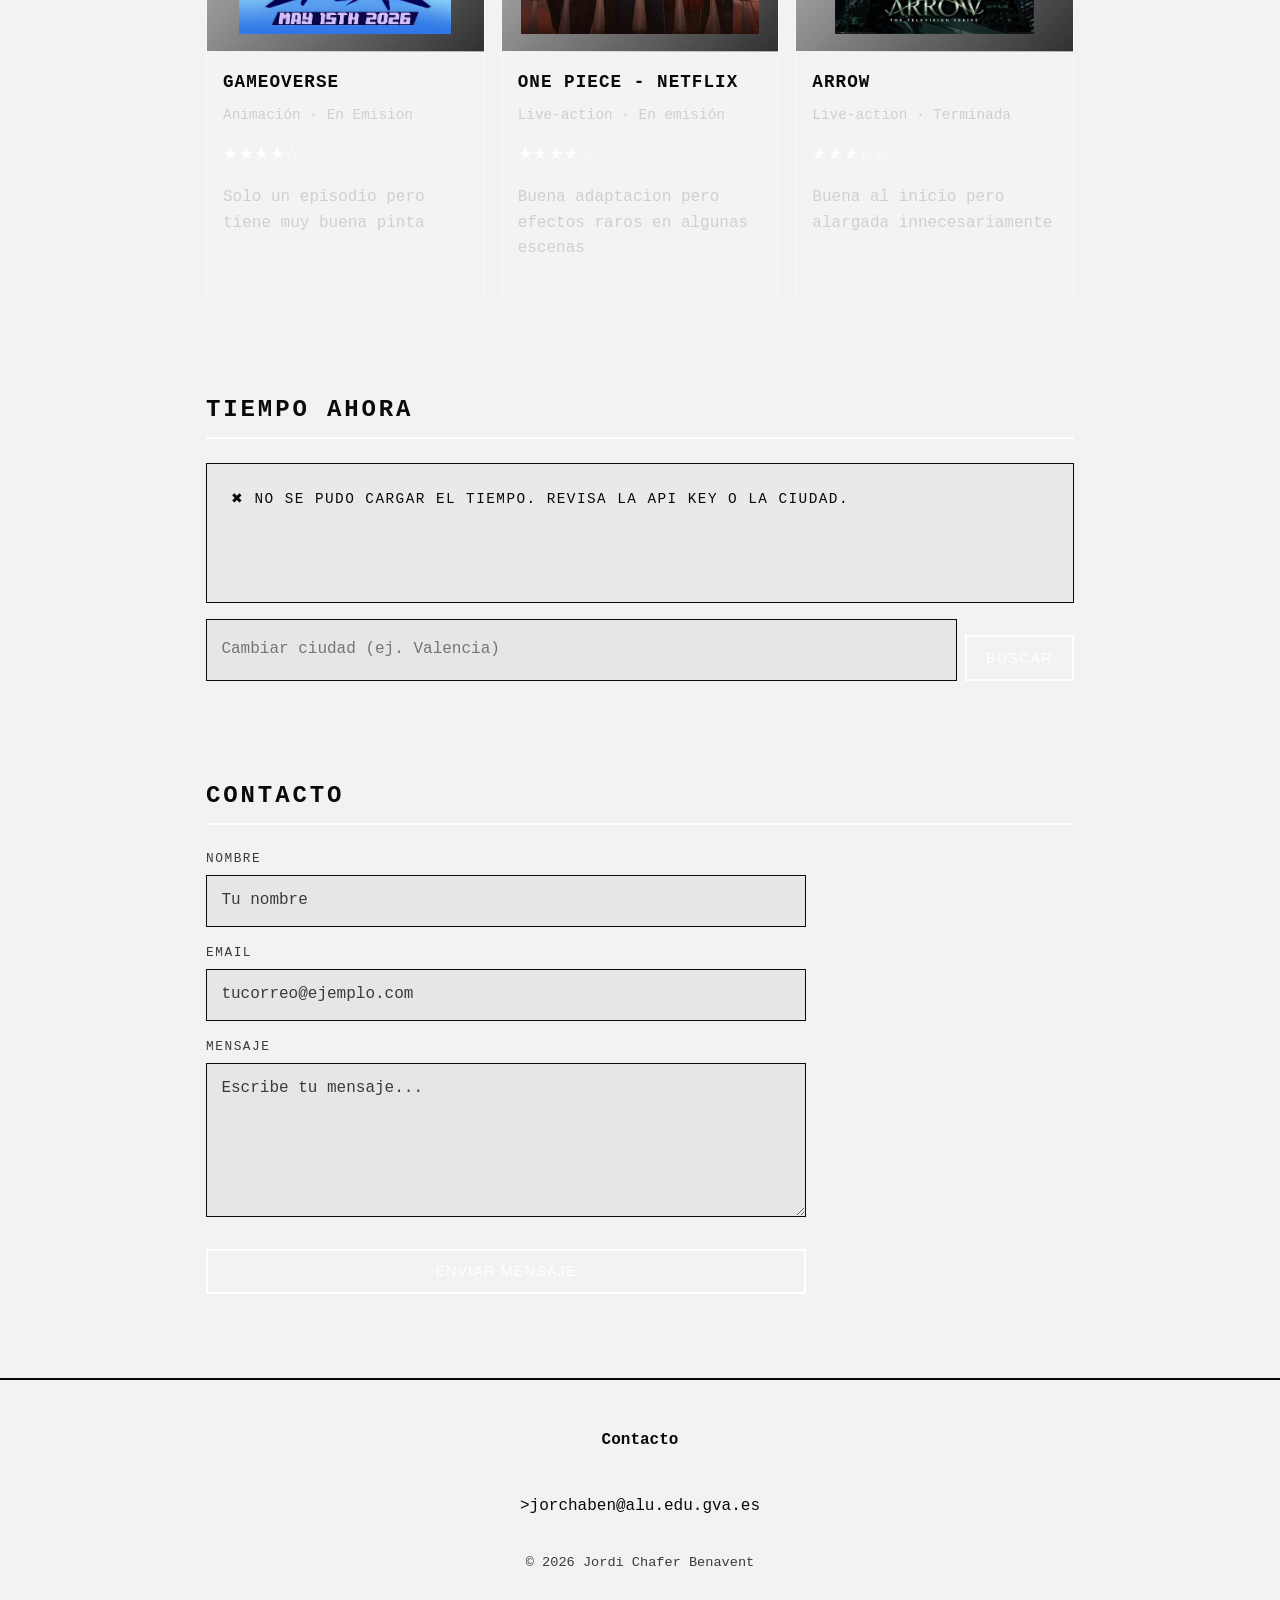
<file: docs/Series/series.html>
<!-- series.html -->
<!DOCTYPE html>
<html lang="es">

<head>
  <meta charset="UTF-8">
  <meta name="viewport" content="width=device-width, initial-scale=1.0">
  <meta name="description" content="Series favoritas de Jordi Chafer Benavent.">
  <meta name="author" content="Jordi Chafer Benavent">
  <title>Contenido favorito | Jordi Chafer Benavent</title>

  <script>
    (function () {
      try {
        var t = localStorage.getItem("theme");
        if (!t) t = window.matchMedia("(prefers-color-scheme: light)").matches ? "light" : "dark";
        document.documentElement.setAttribute("data-theme", t);
      } catch (e) { }
    })();
  </script>

  <link rel="stylesheet" href="Series.css">
  <script src="Series.js" defer></script>
</head>

<body>

  <header class="subhero">
    <div class="subhero__inner">
      <div class="hero__topbar">
        <p class="subhero__level">PLAYER 01 // SERIES</p>
        <button type="button" id="theme-toggle" class="theme-toggle" aria-pressed="false">
          <span class="theme-toggle__icon" aria-hidden="true">☀</span>
          <span class="theme-toggle__label">Luz</span>
        </button>
      </div>
      <h1 class="subhero__title">Contenido favorito</h1>
      <p class="subhero__text">Series, anime y animación que me gustan. Edita las tarjetas con tus favoritas.</p>
      <p><a href="../index.html" class="btn">← Volver a inicio</a></p>
    </div>
  </header>

  <main>
    <section class="section reveal">
      <h2>Filtrar por categoría</h2>
      <div class="filters" role="group" aria-label="Filtros de series">
        <button type="button" class="filter filter--active" data-filter="all">Todas</button>
        <button type="button" class="filter" data-filter="anime">Anime</button>
        <button type="button" class="filter" data-filter="animacion">Animación</button>
        <button type="button" class="filter" data-filter="live-action">Live-action</button>
      </div>
    </section>

    <section class="section reveal">
      <h2>Mis series</h2>
      <div class="series-grid" id="series-grid">
        <article class="card" data-genero="anime">
          <div class="card__poster" aria-hidden="true"><span><img src="One piece.avif" alt="" class="imagen"  data-video="trailer_one_piece.mp4"></span>
          </div>
          <div class="card__body">
            <h3 class="card__title">One Piece</h3>
            <p class="card__meta">Anime · En Emision</p>
            <p class="card__score">★★★★★</p>
            <p class="card__comment">Serie de piratas corta pero muy epica</p>
          </div>
        </article>
        <article class="card" data-genero="anime">
          <div class="card__poster" aria-hidden="true"><span><img src="alchemist.jpeg" alt="" class="imagen" data-video="fullmetal.mp4"></span>
          </div>
          <div class="card__body">
            <h3 class="card__title">Full Metal Alchemist</h3>
            <p class="card__meta">Anime · Terminada</p>
            <p class="card__score">★★★★☆</p>
            <p class="card__comment">Muy buena pero la cagaron con el final de la primera version</p>
          </div>
        </article>
        <article class="card" data-genero="animacion">
          <div class="card__poster" aria-hidden="true"><span><img src="El principe dragon.jpeg" alt="" class="imagen" data-video="El_principe_dragon.mp4"></span></div>
          <div class="card__body">
            <h3 class="card__title">El Principe Dragon</h3>
            <p class="card__meta">Animación · Terminada</p>
            <p class="card__score">★★★★★</p>
            <p class="card__comment">Serie de fantasia medieval perfecta</p>
          </div>
        </article>
        <article class="card" data-genero="animacion">
          <div class="card__poster" aria-hidden="true"><span><img src="images2.jpeg" alt="" class="imagen" data-video="GAMEOVERSE.mp4"></span></div>
          <div class="card__body">
            <h3 class="card__title">Gameoverse</h3>
            <p class="card__meta">Animación · En Emision</p>
            <p class="card__score">★★★★☆</p>
            <p class="card__comment">Solo un episodio pero tiene muy buena pinta</p>
          </div>
        </article>
        <article class="card" data-genero="live-action">
          <div class="card__poster" aria-hidden="true"><span><img src="images.jpeg" alt="" class="imagen" data-video="One_Piece.mp4"></span></div>
          <div class="card__body">
            <h3 class="card__title">One Piece - Netflix</h3>
            <p class="card__meta">Live-action · En emisión</p>
            <p class="card__score">★★★★☆</p>
            <p class="card__comment">Buena adaptacion pero efectos raros en algunas escenas</p>
          </div>
        </article>
        <article class="card" data-genero="live-action">
          <div class="card__poster" aria-hidden="true"><span><img src="34043.jpg" alt="" class="imagen" data-video="ARROW.mp4"></span></div>
          <div class="card__body">
            <h3 class="card__title">Arrow</h3>
            <p class="card__meta">Live-action · Terminada</p>
            <p class="card__score">★★★☆☆</p>
            <p class="card__comment">Buena al inicio pero alargada innecesariamente</p>
          </div>
        </article>
      </div>
    </section>


   <!-- Sección: Tiempo -->
    <section id="tiempo" class="section reveal">
      <h2>Tiempo ahora</h2>

      <div class="weather" id="weather">
        <p class="weather__loading">Cargando…</p>
      </div>

      <form class="weather__form" id="weather-form">
        <input type="text" id="weather-city" placeholder="Cambiar ciudad (ej. Valencia)" autocomplete="off">
        <button type="submit" class="btn btn--form">Buscar</button>
      </form>
    </section>
    <section id="contacto" class="section reveal">
      <h2>Contacto</h2>
      <!-- Pega tu ID de Formspree en la action (sustituye TU_ID) -->
      <form class="form" id="form-contacto" action="https://formspree.io/f/xdekyodk" method="POST">
        <input type="text" name="_gotcha" class="form__gotcha" tabindex="-1" autocomplete="off">
        <input type="hidden" name="_subject" value="Mensaje desde la web de Jordi">
        <div class="field">
          <label for="nombre">Nombre</label>
          <input type="text" id="nombre" name="nombre" required autocomplete="name" placeholder="Tu nombre">
        </div>
        <div class="field">
          <label for="email">Email</label>
          <input type="email" id="email" name="email" required autocomplete="email" placeholder="tucorreo@ejemplo.com">
        </div>
        <div class="field">
          <label for="mensaje">Mensaje</label>
          <textarea id="mensaje" name="mensaje" rows="5" required placeholder="Escribe tu mensaje..."></textarea>
        </div>
        <button type="submit" class="btn btn--form" id="btn-enviar">Enviar mensaje</button>
        <p class="form__status" id="form-status" role="status" aria-live="polite"></p>
      </form>
    </section>
  </main>

  <footer class="footer">
    <address>
      <p><strong>Contacto</strong></p>
      <p>>jorchaben@alu.edu.gva.es</p>
    </address>
    <p class="footer__note">© <span id="anio"></span> Jordi Chafer Benavent</p>
  </footer>

  <div class="video-modal" id="video-modal" hidden>
  <div class="video-modal__overlay"></div>
  <div class="video-modal__content">
    <button type="button" class="video-modal__close" aria-label="Cerrar">✖</button>
    <div class="video-modal__video" id="video-modal__video"></div>
  </div>
</div>

</body>

</html>
</file>
<file: docs/Principal/style.css>
/* styles.css */

:root {
  --negro: #0a0a0a;
  --blanco: #ffffff;
  --gris: #cfcfcf;
  --borde: #ffffff;
  --fondo-seccion: rgba(255, 255, 255, 0.04);
  --bg: #0a0a0a;
  --fg: #ffffff;
  --muted: #cfcfcf;
  --border: #ffffff;
  --panel: rgba(0, 0, 0, 0.78);
  --card-bg: rgba(255, 255, 255, 0.04);
  --field: rgba(255, 255, 255, 0.06);
  --scan: rgba(255, 255, 255, 0.04);
  --glow: rgba(255, 255, 255, 0.08);
}

html[data-theme="light"] {
  --negro: #f2f2f2;
  --blanco: #0a0a0a;
  --gris: #3a3a3a;
  --borde: #0a0a0a;
  --fondo-seccion: rgba(0, 0, 0, 0.04);
  --bg: #f2f2f2;
  --fg: #0a0a0a;
  --muted: #3a3a3a;
  --border: #0a0a0a;
  --panel: rgba(255, 255, 255, 0.86);
  --card-bg: rgba(0, 0, 0, 0.04);
  --field: rgba(0, 0, 0, 0.05);
  --scan: rgba(0, 0, 0, 0.05);
  --glow: rgba(0, 0, 0, 0.10);
}

* { box-sizing: border-box; }
html { scroll-behavior: smooth; transition: background-color .25s ease, color .25s ease; }

body {
  margin: 0;
  min-height: 100vh;
  background-color: var(--bg);
  color: var(--fg);
  font-family: ui-monospace, SFMono-Regular, Menlo, Monaco, Consolas, "Liberation Mono", monospace;
  line-height: 1.6;
  transition: background-color .25s ease, color .25s ease;
}

::selection { background: var(--fg); color: var(--bg); }

/* ===== Cabecera ===== */
.hero {
  min-height: 100vh;
  display: grid;
  place-items: center;
  padding: 2rem 1rem;
  background:
    radial-gradient(circle at 50% 20%, var(--glow), transparent 40%),
    repeating-linear-gradient(0deg, transparent 0px, transparent 3px, var(--scan) 3px, var(--scan) 4px);
}
.hero__inner {
  max-width: 900px; width: 100%;
  padding: clamp(1.5rem, 5vw, 3rem);
  border: 2px solid var(--border);
  background: var(--panel);
  box-shadow: 0 0 0 4px var(--bg), 0 0 0 6px var(--border), 14px 14px 0 var(--glow);
}
.hero__topbar { display: flex; align-items: center; justify-content: space-between; gap: 1rem; margin-bottom: .5rem; }
.hero__level, .subhero__level { margin: 0; color: var(--muted); text-transform: uppercase; letter-spacing: .2em; font-size: .85rem; }

.theme-toggle {
  display: inline-flex; align-items: center; gap: .5rem;
  padding: .5rem .9rem; border: 1px solid var(--border);
  background: transparent; color: var(--fg);
  font: inherit; text-transform: uppercase; letter-spacing: .1em; font-size: .8rem; cursor: pointer;
  transition: background .2s ease, color .2s ease;
}
.theme-toggle:hover, .theme-toggle:focus-visible { background: var(--fg); color: var(--bg); }
.theme-toggle__icon { font-size: 1rem; line-height: 1; }

.hero__title-row { display: flex; align-items: center; justify-content: space-between; gap: clamp(.75rem, 3vw, 2rem); flex-wrap: nowrap; }
.hero__name { margin: 0; flex: 1 1 auto; min-width: 0; text-transform: uppercase; font-size: clamp(1.6rem, 6vw, 4rem); line-height: 1.1; }

/* Alien = botón que abre el juego */
.invader {
  flex: 0 0 auto; width: 66px; height: 48px;
  appearance: none; border: 0; padding: 0; background: transparent; color: var(--fg); cursor: pointer;
  transition: transform .15s ease, filter .15s ease;
  box-shadow:
    12px 0, 48px 0,
    18px 6px, 42px 6px,
    12px 12px, 18px 12px, 24px 12px, 30px 12px, 36px 12px, 42px 12px, 48px 12px,
    6px 18px, 12px 18px, 24px 18px, 30px 18px, 36px 18px, 48px 18px, 54px 18px,
    0 24px, 6px 24px, 12px 24px, 18px 24px, 24px 24px, 30px 24px, 36px 24px, 42px 24px, 48px 24px, 54px 24px, 60px 24px,
    0 30px, 12px 30px, 18px 30px, 24px 30px, 30px 30px, 36px 30px, 42px 30px, 48px 30px, 60px 30px,
    0 36px, 12px 36px, 48px 36px, 60px 36px,
    12px 42px, 18px 42px, 24px 42px, 36px 42px, 42px 42px, 48px 42px;
}
.invader:hover, .invader:focus-visible { transform: scale(1.08); filter: drop-shadow(0 0 6px var(--fg)); }
.invader:focus-visible { outline: 2px solid var(--fg); outline-offset: 6px; }

.hero__phrase { margin: 1rem 0 0; min-height: 2.4em; color: var(--muted); font-size: clamp(1rem, 2.5vw, 1.35rem); }

/* ===== Cabecera secundaria ===== */
.subhero { padding: 3rem 1rem 2rem; border-bottom: 2px solid var(--border);
  background: radial-gradient(circle at 50% 20%, var(--glow), transparent 40%), repeating-linear-gradient(0deg, transparent 0px, transparent 3px, var(--scan) 3px, var(--scan) 4px); }
.subhero__inner { max-width: 900px; margin: 0 auto; }
.subhero__title { margin: 0; text-transform: uppercase; font-size: clamp(1.8rem, 6vw, 3.5rem); line-height: 1.1; }
.subhero__text { margin: 1rem 0 1.5rem; color: var(--muted); max-width: 70ch; }

/* ===== Nav ===== */
.hero__nav ul { list-style: none; display: flex; flex-wrap: wrap; gap: .5rem; margin: 1.5rem 0 0; padding: 0; }
.hero__nav a { display: inline-block; padding: .6rem 1rem; border: 1px solid var(--border); color: var(--fg); text-decoration: none; text-transform: uppercase; font-size: .85rem; transition: background .2s ease, color .2s ease; }
.hero__nav a:hover, .hero__nav a:focus-visible, .hero__nav a.activo { background: var(--fg); color: var(--bg); }
a:focus-visible { outline: 2px solid var(--fg); outline-offset: 3px; }

/* ===== Botón ===== */
.btn { display: inline-block; margin-top: 1rem; padding: .8rem 1.2rem; border: 2px solid var(--border); background: transparent; color: var(--fg); text-decoration: none; text-transform: uppercase; font-size: .9rem; letter-spacing: .08em; transition: background .2s ease, color .2s ease, transform .2s ease; }
.btn:hover, .btn:focus-visible { background: var(--fg); color: var(--bg); transform: translateX(4px); }
.btn--form { cursor: pointer; font-family: inherit; }
.btn--form:disabled { opacity: .6; cursor: wait; transform: none; }

/* ===== Formulario ===== */
.form { display: grid; gap: 1rem; max-width: 600px; }
.field { display: grid; gap: .35rem; }
.field label { text-transform: uppercase; font-size: .8rem; letter-spacing: .12em; color: var(--muted); }
.field input, .field textarea { width: 100%; padding: .75rem .9rem; border: 1px solid var(--border); background: var(--field); color: var(--fg); font: inherit; resize: vertical; transition: border-color .2s ease, background .2s ease; }
.field input:focus, .field textarea:focus { outline: none; border-color: var(--fg); background: var(--card-bg); }
.field input::placeholder, .field textarea::placeholder { color: var(--muted); }
.form__gotcha { position: absolute; left: -9999px; width: 1px; height: 1px; opacity: 0; }
.form__status { margin: 0; min-height: 1.4em; font-size: .9rem; text-transform: uppercase; letter-spacing: .08em; }
.form__status.ok, .form__status.error { color: var(--fg); }

/* ===== Secciones ===== */
.section { max-width: 900px; margin: 0 auto; padding: 3rem 1rem; }
.section h2 { margin: 0 0 1.5rem; text-transform: uppercase; letter-spacing: .12em; border-bottom: 2px solid var(--border); padding-bottom: .5rem; }
.section article { max-width: 800px; }
.section article p { margin: 0 0 1rem; }
code { padding: .15rem .4rem; border: 1px solid var(--border); background: var(--card-bg); color: var(--fg); font-size: .95em; }

.log { list-style: none; display: grid; gap: 1rem; margin: 0; padding: 0; }
.log li { display: grid; grid-template-columns: auto 1fr; gap: 1rem; padding: 1rem; border: 1px solid var(--border); background: var(--card-bg); }
.log__badge { align-self: start; padding: .25rem .5rem; border: 1px solid var(--border); font-size: .75rem; text-transform: uppercase; }

.tags { list-style: none; display: flex; flex-wrap: wrap; gap: .6rem; margin: 0 0 1rem; padding: 0; }
.tags li { padding: .5rem .9rem; border: 1px solid var(--border); background: var(--card-bg); text-transform: uppercase; font-size: .85rem; }

/* ===== Filtros ===== */
.filters { display: flex; flex-wrap: wrap; gap: .5rem; }
.filter { padding: .6rem 1rem; border: 1px solid var(--border); background: transparent; color: var(--fg); font: inherit; text-transform: uppercase; font-size: .85rem; cursor: pointer; transition: background .2s ease, color .2s ease; }
.filter:hover, .filter:focus-visible { background: var(--card-bg); }
.filter--active { background: var(--fg); color: var(--bg); }

/* ===== Tarjetas series ===== */
.series-grid { display: grid; grid-template-columns: repeat(auto-fit, minmax(240px, 1fr)); gap: 1rem; }
.card { display: grid; grid-template-rows: auto 1fr; border: 1px solid var(--border); background: var(--card-bg); overflow: hidden; transition: transform .2s ease, border-color .2s ease, box-shadow .2s ease; }
.card:hover, .card:focus-within { transform: translateY(-4px); border-color: var(--fg); box-shadow: 0 0 0 1px var(--glow); }
.card__poster { display: grid; place-items: center; min-height: 140px; border-bottom: 1px solid var(--border); background: linear-gradient(135deg, var(--glow), var(--card-bg)), repeating-linear-gradient(0deg, transparent 0, transparent 8px, var(--scan) 8px, var(--scan) 9px); font-size: 2rem; color: var(--muted); }
.card__body { padding: 1rem; }
.card__title { margin: 0 0 .5rem; font-size: 1.1rem; text-transform: uppercase; letter-spacing: .06em; }
.card__meta { margin: 0 0 .5rem; color: var(--muted); font-size: .9rem; }
.card__score { margin: 0 0 .75rem; color: var(--fg); letter-spacing: .1em; }
.card__comment { margin: 0; color: var(--muted); }
.card.oculta { display: none; }

/* ===== Footer ===== */
.footer { border-top: 2px solid var(--border); padding: 2rem 1rem; text-align: center; background: var(--bg); }
.footer address { font-style: normal; display: grid; gap: .5rem; max-width: 900px; margin: 0 auto 1rem; }
.footer a { color: var(--fg); text-decoration: underline dotted; }
.footer__note { margin: 0; color: var(--muted); font-size: .85rem; }

/* ===== Reveal ===== */
.reveal { opacity: 0; transform: translateY(20px); transition: opacity .6s ease, transform .6s ease; }
.reveal.visible { opacity: 1; transform: none; }

/* ===== MODAL DEL JUEGO ===== */
.game-modal {
  position: fixed; inset: 0; z-index: 50;
  display: grid; place-items: center; padding: 1rem;
  background: rgba(0, 0, 0, .78);
  backdrop-filter: blur(2px);
}
.game-modal[hidden] { display: none; }
.game-modal__box {
  width: min(640px, 100%);
  background: var(--bg);
  border: 2px solid var(--border);
  box-shadow: 0 0 0 4px var(--bg), 0 0 0 6px var(--border), 16px 16px 0 var(--glow);
  padding: 1rem;
  display: grid; gap: .8rem;
}
.game-modal__top { display: flex; align-items: center; justify-content: space-between; gap: 1rem; }
.game-title { margin: 0; text-transform: uppercase; letter-spacing: .12em; font-size: 1.3rem; }

.game-hud {
  display: flex; flex-wrap: wrap; gap: .6rem 1.2rem;
  border: 1px solid var(--border); background: var(--card-bg);
  padding: .5rem .8rem; text-transform: uppercase; font-size: .8rem; letter-spacing: .08em; color: var(--muted);
}
.game-hud b { color: var(--fg); }

#game-canvas {
  display: block; width: 100%; height: auto;
  background: var(--bg);
  border: 1px solid var(--border);
  image-rendering: pixelated;
}

.game-controls { display: grid; grid-template-columns: repeat(4, 1fr); gap: .5rem; }
.game-controls button {
  padding: .8rem .4rem; border: 1px solid var(--border); background: transparent; color: var(--fg);
  font: inherit; text-transform: uppercase; letter-spacing: .08em; cursor: pointer;
  transition: background .15s ease, color .15s ease;
  touch-action: manipulation;
}
.game-controls button:hover, .game-controls button:focus-visible, .game-controls button:active { background: var(--fg); color: var(--bg); }

.game-help { margin: 0; color: var(--muted); font-size: .8rem; text-align: center; }
.game-state { margin: 0; min-height: 1.4em; text-align: center; text-transform: uppercase; letter-spacing: .1em; font-size: .95rem; }

/* ===== Accesibilidad ===== */
@media (prefers-reduced-motion: reduce) {
  html, body { transition: none; }
  html { scroll-behavior: auto; }
  .reveal { opacity: 1; transform: none; transition: none; }
  .hero__phrase { min-height: auto; }
  .invader:hover, .invader:focus-visible { transform: none; }
}

@media (max-width: 720px) {
  .hero__title-row { flex-wrap: wrap; }
  .hero__name { flex: 1 1 100%; }
  .invader { margin-left: auto; }
}
/* ====== Widget Tiempo ====== */
.weather {
  display: grid;
  gap: 1rem;
  border: 1px solid var(--border);
  background: var(--card-bg);
  padding: 1.5rem;
  min-height: 140px;
}
.weather__loading,
.weather__error {
  margin: 0;
  color: var(--muted);
  text-transform: uppercase;
  letter-spacing: .1em;
  font-size: .9rem;
}
.weather__error { color: var(--fg); }
.weather__grid {
  display: grid;
  grid-template-columns: auto 1fr;
  gap: 1rem 1.5rem;
  align-items: center;
}
.weather__icon {
  width: 96px; height: 96px;
  filter: grayscale(1) contrast(1.2);
  image-rendering: pixelated;
}
.weather__city {
  margin: 0 0 .25rem;
  text-transform: uppercase;
  letter-spacing: .12em;
  font-size: 1.1rem;
}
.weather__cond {
  margin: 0;
  color: var(--muted);
  text-transform: uppercase;
  letter-spacing: .08em;
  font-size: .85rem;
}
.weather__temp {
  margin: 0;
  font-size: clamp(2.5rem, 8vw, 4rem);
  line-height: 1;
  letter-spacing: .05em;
}
.weather__temp small {
  font-size: .4em;
  color: var(--muted);
  vertical-align: super;
}
.weather__meta {
  display: flex;
  flex-wrap: wrap;
  gap: .5rem 1.2rem;
  margin: 1rem 0 0;
  color: var(--muted);
  font-size: .85rem;
  text-transform: uppercase;
  letter-spacing: .08em;
}
.weather__meta b { color: var(--fg); font-weight: normal; }
.weather__form {
  display: flex;
  gap: .5rem;
  margin-top: 1rem;
}
.weather__form input {
  flex: 1;
  padding: .6rem .9rem;
  border: 1px solid var(--border);
  background: var(--field);
  color: var(--fg);
  font: inherit;
}
.weather__form input:focus {
  outline: none;
  border-color: var(--fg);
}
</file>
<file: Principal/Style.css>
/* styles.css */

:root {
  --negro: #0a0a0a;
  --blanco: #ffffff;
  --gris: #cfcfcf;
  --borde: #ffffff;
  --fondo-seccion: rgba(255, 255, 255, 0.04);
  --bg: #0a0a0a;
  --fg: #ffffff;
  --muted: #cfcfcf;
  --border: #ffffff;
  --panel: rgba(0, 0, 0, 0.78);
  --card-bg: rgba(255, 255, 255, 0.04);
  --field: rgba(255, 255, 255, 0.06);
  --scan: rgba(255, 255, 255, 0.04);
  --glow: rgba(255, 255, 255, 0.08);
}

html[data-theme="light"] {
  --negro: #f2f2f2;
  --blanco: #0a0a0a;
  --gris: #3a3a3a;
  --borde: #0a0a0a;
  --fondo-seccion: rgba(0, 0, 0, 0.04);
  --bg: #f2f2f2;
  --fg: #0a0a0a;
  --muted: #3a3a3a;
  --border: #0a0a0a;
  --panel: rgba(255, 255, 255, 0.86);
  --card-bg: rgba(0, 0, 0, 0.04);
  --field: rgba(0, 0, 0, 0.05);
  --scan: rgba(0, 0, 0, 0.05);
  --glow: rgba(0, 0, 0, 0.10);
}

* { box-sizing: border-box; }
html { scroll-behavior: smooth; transition: background-color .25s ease, color .25s ease; }

body {
  margin: 0;
  min-height: 100vh;
  background-color: var(--bg);
  color: var(--fg);
  font-family: ui-monospace, SFMono-Regular, Menlo, Monaco, Consolas, "Liberation Mono", monospace;
  line-height: 1.6;
  transition: background-color .25s ease, color .25s ease;
}

::selection { background: var(--fg); color: var(--bg); }

/* ===== Cabecera ===== */
.hero {
  min-height: 100vh;
  display: grid;
  place-items: center;
  padding: 2rem 1rem;
  background:
    radial-gradient(circle at 50% 20%, var(--glow), transparent 40%),
    repeating-linear-gradient(0deg, transparent 0px, transparent 3px, var(--scan) 3px, var(--scan) 4px);
}
.hero__inner {
  max-width: 900px; width: 100%;
  padding: clamp(1.5rem, 5vw, 3rem);
  border: 2px solid var(--border);
  background: var(--panel);
  box-shadow: 0 0 0 4px var(--bg), 0 0 0 6px var(--border), 14px 14px 0 var(--glow);
}
.hero__topbar { display: flex; align-items: center; justify-content: space-between; gap: 1rem; margin-bottom: .5rem; }
.hero__level, .subhero__level { margin: 0; color: var(--muted); text-transform: uppercase; letter-spacing: .2em; font-size: .85rem; }

.theme-toggle {
  display: inline-flex; align-items: center; gap: .5rem;
  padding: .5rem .9rem; border: 1px solid var(--border);
  background: transparent; color: var(--fg);
  font: inherit; text-transform: uppercase; letter-spacing: .1em; font-size: .8rem; cursor: pointer;
  transition: background .2s ease, color .2s ease;
}
.theme-toggle:hover, .theme-toggle:focus-visible { background: var(--fg); color: var(--bg); }
.theme-toggle__icon { font-size: 1rem; line-height: 1; }

.hero__title-row { display: flex; align-items: center; justify-content: space-between; gap: clamp(.75rem, 3vw, 2rem); flex-wrap: nowrap; }
.hero__name { margin: 0; flex: 1 1 auto; min-width: 0; text-transform: uppercase; font-size: clamp(1.6rem, 6vw, 4rem); line-height: 1.1; }

/* Alien = botón que abre el juego */
.invader {
  flex: 0 0 auto; width: 66px; height: 48px;
  appearance: none; border: 0; padding: 0; background: transparent; color: var(--fg); cursor: pointer;
  transition: transform .15s ease, filter .15s ease;
  box-shadow:
    12px 0, 48px 0,
    18px 6px, 42px 6px,
    12px 12px, 18px 12px, 24px 12px, 30px 12px, 36px 12px, 42px 12px, 48px 12px,
    6px 18px, 12px 18px, 24px 18px, 30px 18px, 36px 18px, 48px 18px, 54px 18px,
    0 24px, 6px 24px, 12px 24px, 18px 24px, 24px 24px, 30px 24px, 36px 24px, 42px 24px, 48px 24px, 54px 24px, 60px 24px,
    0 30px, 12px 30px, 18px 30px, 24px 30px, 30px 30px, 36px 30px, 42px 30px, 48px 30px, 60px 30px,
    0 36px, 12px 36px, 48px 36px, 60px 36px,
    12px 42px, 18px 42px, 24px 42px, 36px 42px, 42px 42px, 48px 42px;
}
.invader:hover, .invader:focus-visible { transform: scale(1.08); filter: drop-shadow(0 0 6px var(--fg)); }
.invader:focus-visible { outline: 2px solid var(--fg); outline-offset: 6px; }

.hero__phrase { margin: 1rem 0 0; min-height: 2.4em; color: var(--muted); font-size: clamp(1rem, 2.5vw, 1.35rem); }

/* ===== Cabecera secundaria ===== */
.subhero { padding: 3rem 1rem 2rem; border-bottom: 2px solid var(--border);
  background: radial-gradient(circle at 50% 20%, var(--glow), transparent 40%), repeating-linear-gradient(0deg, transparent 0px, transparent 3px, var(--scan) 3px, var(--scan) 4px); }
.subhero__inner { max-width: 900px; margin: 0 auto; }
.subhero__title { margin: 0; text-transform: uppercase; font-size: clamp(1.8rem, 6vw, 3.5rem); line-height: 1.1; }
.subhero__text { margin: 1rem 0 1.5rem; color: var(--muted); max-width: 70ch; }

/* ===== Nav ===== */
.hero__nav ul { list-style: none; display: flex; flex-wrap: wrap; gap: .5rem; margin: 1.5rem 0 0; padding: 0; }
.hero__nav a { display: inline-block; padding: .6rem 1rem; border: 1px solid var(--border); color: var(--fg); text-decoration: none; text-transform: uppercase; font-size: .85rem; transition: background .2s ease, color .2s ease; }
.hero__nav a:hover, .hero__nav a:focus-visible, .hero__nav a.activo { background: var(--fg); color: var(--bg); }
a:focus-visible { outline: 2px solid var(--fg); outline-offset: 3px; }

/* ===== Botón ===== */
.btn { display: inline-block; margin-top: 1rem; padding: .8rem 1.2rem; border: 2px solid var(--border); background: transparent; color: var(--fg); text-decoration: none; text-transform: uppercase; font-size: .9rem; letter-spacing: .08em; transition: background .2s ease, color .2s ease, transform .2s ease; }
.btn:hover, .btn:focus-visible { background: var(--fg); color: var(--bg); transform: translateX(4px); }
.btn--form { cursor: pointer; font-family: inherit; }
.btn--form:disabled { opacity: .6; cursor: wait; transform: none; }

/* ===== Formulario ===== */
.form { display: grid; gap: 1rem; max-width: 600px; }
.field { display: grid; gap: .35rem; }
.field label { text-transform: uppercase; font-size: .8rem; letter-spacing: .12em; color: var(--muted); }
.field input, .field textarea { width: 100%; padding: .75rem .9rem; border: 1px solid var(--border); background: var(--field); color: var(--fg); font: inherit; resize: vertical; transition: border-color .2s ease, background .2s ease; }
.field input:focus, .field textarea:focus { outline: none; border-color: var(--fg); background: var(--card-bg); }
.field input::placeholder, .field textarea::placeholder { color: var(--muted); }
.form__gotcha { position: absolute; left: -9999px; width: 1px; height: 1px; opacity: 0; }
.form__status { margin: 0; min-height: 1.4em; font-size: .9rem; text-transform: uppercase; letter-spacing: .08em; }
.form__status.ok, .form__status.error { color: var(--fg); }

/* ===== Secciones ===== */
.section { max-width: 900px; margin: 0 auto; padding: 3rem 1rem; }
.section h2 { margin: 0 0 1.5rem; text-transform: uppercase; letter-spacing: .12em; border-bottom: 2px solid var(--border); padding-bottom: .5rem; }
.section article { max-width: 800px; }
.section article p { margin: 0 0 1rem; }
code { padding: .15rem .4rem; border: 1px solid var(--border); background: var(--card-bg); color: var(--fg); font-size: .95em; }

.log { list-style: none; display: grid; gap: 1rem; margin: 0; padding: 0; }
.log li { display: grid; grid-template-columns: auto 1fr; gap: 1rem; padding: 1rem; border: 1px solid var(--border); background: var(--card-bg); }
.log__badge { align-self: start; padding: .25rem .5rem; border: 1px solid var(--border); font-size: .75rem; text-transform: uppercase; }

.tags { list-style: none; display: flex; flex-wrap: wrap; gap: .6rem; margin: 0 0 1rem; padding: 0; }
.tags li { padding: .5rem .9rem; border: 1px solid var(--border); background: var(--card-bg); text-transform: uppercase; font-size: .85rem; }

/* ===== Filtros ===== */
.filters { display: flex; flex-wrap: wrap; gap: .5rem; }
.filter { padding: .6rem 1rem; border: 1px solid var(--border); background: transparent; color: var(--fg); font: inherit; text-transform: uppercase; font-size: .85rem; cursor: pointer; transition: background .2s ease, color .2s ease; }
.filter:hover, .filter:focus-visible { background: var(--card-bg); }
.filter--active { background: var(--fg); color: var(--bg); }

/* ===== Tarjetas series ===== */
.series-grid { display: grid; grid-template-columns: repeat(auto-fit, minmax(240px, 1fr)); gap: 1rem; }
.card { display: grid; grid-template-rows: auto 1fr; border: 1px solid var(--border); background: var(--card-bg); overflow: hidden; transition: transform .2s ease, border-color .2s ease, box-shadow .2s ease; }
.card:hover, .card:focus-within { transform: translateY(-4px); border-color: var(--fg); box-shadow: 0 0 0 1px var(--glow); }
.card__poster { display: grid; place-items: center; min-height: 140px; border-bottom: 1px solid var(--border); background: linear-gradient(135deg, var(--glow), var(--card-bg)), repeating-linear-gradient(0deg, transparent 0, transparent 8px, var(--scan) 8px, var(--scan) 9px); font-size: 2rem; color: var(--muted); }
.card__body { padding: 1rem; }
.card__title { margin: 0 0 .5rem; font-size: 1.1rem; text-transform: uppercase; letter-spacing: .06em; }
.card__meta { margin: 0 0 .5rem; color: var(--muted); font-size: .9rem; }
.card__score { margin: 0 0 .75rem; color: var(--fg); letter-spacing: .1em; }
.card__comment { margin: 0; color: var(--muted); }
.card.oculta { display: none; }

/* ===== Footer ===== */
.footer { border-top: 2px solid var(--border); padding: 2rem 1rem; text-align: center; background: var(--bg); }
.footer address { font-style: normal; display: grid; gap: .5rem; max-width: 900px; margin: 0 auto 1rem; }
.footer a { color: var(--fg); text-decoration: underline dotted; }
.footer__note { margin: 0; color: var(--muted); font-size: .85rem; }

/* ===== Reveal ===== */
.reveal { opacity: 0; transform: translateY(20px); transition: opacity .6s ease, transform .6s ease; }
.reveal.visible { opacity: 1; transform: none; }

/* ===== MODAL DEL JUEGO ===== */
.game-modal {
  position: fixed; inset: 0; z-index: 50;
  display: grid; place-items: center; padding: 1rem;
  background: rgba(0, 0, 0, .78);
  backdrop-filter: blur(2px);
}
.game-modal[hidden] { display: none; }
.game-modal__box {
  width: min(640px, 100%);
  background: var(--bg);
  border: 2px solid var(--border);
  box-shadow: 0 0 0 4px var(--bg), 0 0 0 6px var(--border), 16px 16px 0 var(--glow);
  padding: 1rem;
  display: grid; gap: .8rem;
}
.game-modal__top { display: flex; align-items: center; justify-content: space-between; gap: 1rem; }
.game-title { margin: 0; text-transform: uppercase; letter-spacing: .12em; font-size: 1.3rem; }

.game-hud {
  display: flex; flex-wrap: wrap; gap: .6rem 1.2rem;
  border: 1px solid var(--border); background: var(--card-bg);
  padding: .5rem .8rem; text-transform: uppercase; font-size: .8rem; letter-spacing: .08em; color: var(--muted);
}
.game-hud b { color: var(--fg); }

#game-canvas {
  display: block; width: 100%; height: auto;
  background: var(--bg);
  border: 1px solid var(--border);
  image-rendering: pixelated;
}

.game-controls { display: grid; grid-template-columns: repeat(4, 1fr); gap: .5rem; }
.game-controls button {
  padding: .8rem .4rem; border: 1px solid var(--border); background: transparent; color: var(--fg);
  font: inherit; text-transform: uppercase; letter-spacing: .08em; cursor: pointer;
  transition: background .15s ease, color .15s ease;
  touch-action: manipulation;
}
.game-controls button:hover, .game-controls button:focus-visible, .game-controls button:active { background: var(--fg); color: var(--bg); }

.game-help { margin: 0; color: var(--muted); font-size: .8rem; text-align: center; }
.game-state { margin: 0; min-height: 1.4em; text-align: center; text-transform: uppercase; letter-spacing: .1em; font-size: .95rem; }

/* ===== Accesibilidad ===== */
@media (prefers-reduced-motion: reduce) {
  html, body { transition: none; }
  html { scroll-behavior: auto; }
  .reveal { opacity: 1; transform: none; transition: none; }
  .hero__phrase { min-height: auto; }
  .invader:hover, .invader:focus-visible { transform: none; }
}

@media (max-width: 720px) {
  .hero__title-row { flex-wrap: wrap; }
  .hero__name { flex: 1 1 100%; }
  .invader { margin-left: auto; }
}
</file>
<file: Principal/style.css>
/* styles.css */

:root {
  --negro: #0a0a0a;
  --blanco: #ffffff;
  --gris: #cfcfcf;
  --borde: #ffffff;
  --fondo-seccion: rgba(255, 255, 255, 0.04);
  --bg: #0a0a0a;
  --fg: #ffffff;
  --muted: #cfcfcf;
  --border: #ffffff;
  --panel: rgba(0, 0, 0, 0.78);
  --card-bg: rgba(255, 255, 255, 0.04);
  --field: rgba(255, 255, 255, 0.06);
  --scan: rgba(255, 255, 255, 0.04);
  --glow: rgba(255, 255, 255, 0.08);
}

html[data-theme="light"] {
  --negro: #f2f2f2;
  --blanco: #0a0a0a;
  --gris: #3a3a3a;
  --borde: #0a0a0a;
  --fondo-seccion: rgba(0, 0, 0, 0.04);
  --bg: #f2f2f2;
  --fg: #0a0a0a;
  --muted: #3a3a3a;
  --border: #0a0a0a;
  --panel: rgba(255, 255, 255, 0.86);
  --card-bg: rgba(0, 0, 0, 0.04);
  --field: rgba(0, 0, 0, 0.05);
  --scan: rgba(0, 0, 0, 0.05);
  --glow: rgba(0, 0, 0, 0.10);
}

* { box-sizing: border-box; }
html { scroll-behavior: smooth; transition: background-color .25s ease, color .25s ease; }

body {
  margin: 0;
  min-height: 100vh;
  background-color: var(--bg);
  color: var(--fg);
  font-family: ui-monospace, SFMono-Regular, Menlo, Monaco, Consolas, "Liberation Mono", monospace;
  line-height: 1.6;
  transition: background-color .25s ease, color .25s ease;
}

::selection { background: var(--fg); color: var(--bg); }

/* ===== Cabecera ===== */
.hero {
  min-height: 100vh;
  display: grid;
  place-items: center;
  padding: 2rem 1rem;
  background:
    radial-gradient(circle at 50% 20%, var(--glow), transparent 40%),
    repeating-linear-gradient(0deg, transparent 0px, transparent 3px, var(--scan) 3px, var(--scan) 4px);
}
.hero__inner {
  max-width: 900px; width: 100%;
  padding: clamp(1.5rem, 5vw, 3rem);
  border: 2px solid var(--border);
  background: var(--panel);
  box-shadow: 0 0 0 4px var(--bg), 0 0 0 6px var(--border), 14px 14px 0 var(--glow);
}
.hero__topbar { display: flex; align-items: center; justify-content: space-between; gap: 1rem; margin-bottom: .5rem; }
.hero__level, .subhero__level { margin: 0; color: var(--muted); text-transform: uppercase; letter-spacing: .2em; font-size: .85rem; }

.theme-toggle {
  display: inline-flex; align-items: center; gap: .5rem;
  padding: .5rem .9rem; border: 1px solid var(--border);
  background: transparent; color: var(--fg);
  font: inherit; text-transform: uppercase; letter-spacing: .1em; font-size: .8rem; cursor: pointer;
  transition: background .2s ease, color .2s ease;
}
.theme-toggle:hover, .theme-toggle:focus-visible { background: var(--fg); color: var(--bg); }
.theme-toggle__icon { font-size: 1rem; line-height: 1; }

.hero__title-row { display: flex; align-items: center; justify-content: space-between; gap: clamp(.75rem, 3vw, 2rem); flex-wrap: nowrap; }
.hero__name { margin: 0; flex: 1 1 auto; min-width: 0; text-transform: uppercase; font-size: clamp(1.6rem, 6vw, 4rem); line-height: 1.1; }

/* Alien = botón que abre el juego */
.invader {
  flex: 0 0 auto; width: 66px; height: 48px;
  appearance: none; border: 0; padding: 0; background: transparent; color: var(--fg); cursor: pointer;
  transition: transform .15s ease, filter .15s ease;
  box-shadow:
    12px 0, 48px 0,
    18px 6px, 42px 6px,
    12px 12px, 18px 12px, 24px 12px, 30px 12px, 36px 12px, 42px 12px, 48px 12px,
    6px 18px, 12px 18px, 24px 18px, 30px 18px, 36px 18px, 48px 18px, 54px 18px,
    0 24px, 6px 24px, 12px 24px, 18px 24px, 24px 24px, 30px 24px, 36px 24px, 42px 24px, 48px 24px, 54px 24px, 60px 24px,
    0 30px, 12px 30px, 18px 30px, 24px 30px, 30px 30px, 36px 30px, 42px 30px, 48px 30px, 60px 30px,
    0 36px, 12px 36px, 48px 36px, 60px 36px,
    12px 42px, 18px 42px, 24px 42px, 36px 42px, 42px 42px, 48px 42px;
}
.invader:hover, .invader:focus-visible { transform: scale(1.08); filter: drop-shadow(0 0 6px var(--fg)); }
.invader:focus-visible { outline: 2px solid var(--fg); outline-offset: 6px; }

.hero__phrase { margin: 1rem 0 0; min-height: 2.4em; color: var(--muted); font-size: clamp(1rem, 2.5vw, 1.35rem); }

/* ===== Cabecera secundaria ===== */
.subhero { padding: 3rem 1rem 2rem; border-bottom: 2px solid var(--border);
  background: radial-gradient(circle at 50% 20%, var(--glow), transparent 40%), repeating-linear-gradient(0deg, transparent 0px, transparent 3px, var(--scan) 3px, var(--scan) 4px); }
.subhero__inner { max-width: 900px; margin: 0 auto; }
.subhero__title { margin: 0; text-transform: uppercase; font-size: clamp(1.8rem, 6vw, 3.5rem); line-height: 1.1; }
.subhero__text { margin: 1rem 0 1.5rem; color: var(--muted); max-width: 70ch; }

/* ===== Nav ===== */
.hero__nav ul { list-style: none; display: flex; flex-wrap: wrap; gap: .5rem; margin: 1.5rem 0 0; padding: 0; }
.hero__nav a { display: inline-block; padding: .6rem 1rem; border: 1px solid var(--border); color: var(--fg); text-decoration: none; text-transform: uppercase; font-size: .85rem; transition: background .2s ease, color .2s ease; }
.hero__nav a:hover, .hero__nav a:focus-visible, .hero__nav a.activo { background: var(--fg); color: var(--bg); }
a:focus-visible { outline: 2px solid var(--fg); outline-offset: 3px; }

/* ===== Botón ===== */
.btn { display: inline-block; margin-top: 1rem; padding: .8rem 1.2rem; border: 2px solid var(--border); background: transparent; color: var(--fg); text-decoration: none; text-transform: uppercase; font-size: .9rem; letter-spacing: .08em; transition: background .2s ease, color .2s ease, transform .2s ease; }
.btn:hover, .btn:focus-visible { background: var(--fg); color: var(--bg); transform: translateX(4px); }
.btn--form { cursor: pointer; font-family: inherit; }
.btn--form:disabled { opacity: .6; cursor: wait; transform: none; }

/* ===== Formulario ===== */
.form { display: grid; gap: 1rem; max-width: 600px; }
.field { display: grid; gap: .35rem; }
.field label { text-transform: uppercase; font-size: .8rem; letter-spacing: .12em; color: var(--muted); }
.field input, .field textarea { width: 100%; padding: .75rem .9rem; border: 1px solid var(--border); background: var(--field); color: var(--fg); font: inherit; resize: vertical; transition: border-color .2s ease, background .2s ease; }
.field input:focus, .field textarea:focus { outline: none; border-color: var(--fg); background: var(--card-bg); }
.field input::placeholder, .field textarea::placeholder { color: var(--muted); }
.form__gotcha { position: absolute; left: -9999px; width: 1px; height: 1px; opacity: 0; }
.form__status { margin: 0; min-height: 1.4em; font-size: .9rem; text-transform: uppercase; letter-spacing: .08em; }
.form__status.ok, .form__status.error { color: var(--fg); }

/* ===== Secciones ===== */
.section { max-width: 900px; margin: 0 auto; padding: 3rem 1rem; }
.section h2 { margin: 0 0 1.5rem; text-transform: uppercase; letter-spacing: .12em; border-bottom: 2px solid var(--border); padding-bottom: .5rem; }
.section article { max-width: 800px; }
.section article p { margin: 0 0 1rem; }
code { padding: .15rem .4rem; border: 1px solid var(--border); background: var(--card-bg); color: var(--fg); font-size: .95em; }

.log { list-style: none; display: grid; gap: 1rem; margin: 0; padding: 0; }
.log li { display: grid; grid-template-columns: auto 1fr; gap: 1rem; padding: 1rem; border: 1px solid var(--border); background: var(--card-bg); }
.log__badge { align-self: start; padding: .25rem .5rem; border: 1px solid var(--border); font-size: .75rem; text-transform: uppercase; }

.tags { list-style: none; display: flex; flex-wrap: wrap; gap: .6rem; margin: 0 0 1rem; padding: 0; }
.tags li { padding: .5rem .9rem; border: 1px solid var(--border); background: var(--card-bg); text-transform: uppercase; font-size: .85rem; }

/* ===== Filtros ===== */
.filters { display: flex; flex-wrap: wrap; gap: .5rem; }
.filter { padding: .6rem 1rem; border: 1px solid var(--border); background: transparent; color: var(--fg); font: inherit; text-transform: uppercase; font-size: .85rem; cursor: pointer; transition: background .2s ease, color .2s ease; }
.filter:hover, .filter:focus-visible { background: var(--card-bg); }
.filter--active { background: var(--fg); color: var(--bg); }

/* ===== Tarjetas series ===== */
.series-grid { display: grid; grid-template-columns: repeat(auto-fit, minmax(240px, 1fr)); gap: 1rem; }
.card { display: grid; grid-template-rows: auto 1fr; border: 1px solid var(--border); background: var(--card-bg); overflow: hidden; transition: transform .2s ease, border-color .2s ease, box-shadow .2s ease; }
.card:hover, .card:focus-within { transform: translateY(-4px); border-color: var(--fg); box-shadow: 0 0 0 1px var(--glow); }
.card__poster { display: grid; place-items: center; min-height: 140px; border-bottom: 1px solid var(--border); background: linear-gradient(135deg, var(--glow), var(--card-bg)), repeating-linear-gradient(0deg, transparent 0, transparent 8px, var(--scan) 8px, var(--scan) 9px); font-size: 2rem; color: var(--muted); }
.card__body { padding: 1rem; }
.card__title { margin: 0 0 .5rem; font-size: 1.1rem; text-transform: uppercase; letter-spacing: .06em; }
.card__meta { margin: 0 0 .5rem; color: var(--muted); font-size: .9rem; }
.card__score { margin: 0 0 .75rem; color: var(--fg); letter-spacing: .1em; }
.card__comment { margin: 0; color: var(--muted); }
.card.oculta { display: none; }

/* ===== Footer ===== */
.footer { border-top: 2px solid var(--border); padding: 2rem 1rem; text-align: center; background: var(--bg); }
.footer address { font-style: normal; display: grid; gap: .5rem; max-width: 900px; margin: 0 auto 1rem; }
.footer a { color: var(--fg); text-decoration: underline dotted; }
.footer__note { margin: 0; color: var(--muted); font-size: .85rem; }

/* ===== Reveal ===== */
.reveal { opacity: 0; transform: translateY(20px); transition: opacity .6s ease, transform .6s ease; }
.reveal.visible { opacity: 1; transform: none; }

/* ===== MODAL DEL JUEGO ===== */
.game-modal {
  position: fixed; inset: 0; z-index: 50;
  display: grid; place-items: center; padding: 1rem;
  background: rgba(0, 0, 0, .78);
  backdrop-filter: blur(2px);
}
.game-modal[hidden] { display: none; }
.game-modal__box {
  width: min(640px, 100%);
  background: var(--bg);
  border: 2px solid var(--border);
  box-shadow: 0 0 0 4px var(--bg), 0 0 0 6px var(--border), 16px 16px 0 var(--glow);
  padding: 1rem;
  display: grid; gap: .8rem;
}
.game-modal__top { display: flex; align-items: center; justify-content: space-between; gap: 1rem; }
.game-title { margin: 0; text-transform: uppercase; letter-spacing: .12em; font-size: 1.3rem; }

.game-hud {
  display: flex; flex-wrap: wrap; gap: .6rem 1.2rem;
  border: 1px solid var(--border); background: var(--card-bg);
  padding: .5rem .8rem; text-transform: uppercase; font-size: .8rem; letter-spacing: .08em; color: var(--muted);
}
.game-hud b { color: var(--fg); }

#game-canvas {
  display: block; width: 100%; height: auto;
  background: var(--bg);
  border: 1px solid var(--border);
  image-rendering: pixelated;
}

.game-controls { display: grid; grid-template-columns: repeat(4, 1fr); gap: .5rem; }
.game-controls button {
  padding: .8rem .4rem; border: 1px solid var(--border); background: transparent; color: var(--fg);
  font: inherit; text-transform: uppercase; letter-spacing: .08em; cursor: pointer;
  transition: background .15s ease, color .15s ease;
  touch-action: manipulation;
}
.game-controls button:hover, .game-controls button:focus-visible, .game-controls button:active { background: var(--fg); color: var(--bg); }

.game-help { margin: 0; color: var(--muted); font-size: .8rem; text-align: center; }
.game-state { margin: 0; min-height: 1.4em; text-align: center; text-transform: uppercase; letter-spacing: .1em; font-size: .95rem; }

/* ===== Accesibilidad ===== */
@media (prefers-reduced-motion: reduce) {
  html, body { transition: none; }
  html { scroll-behavior: auto; }
  .reveal { opacity: 1; transform: none; transition: none; }
  .hero__phrase { min-height: auto; }
  .invader:hover, .invader:focus-visible { transform: none; }
}

@media (max-width: 720px) {
  .hero__title-row { flex-wrap: wrap; }
  .hero__name { flex: 1 1 100%; }
  .invader { margin-left: auto; }
}
</file>
<file: Series/Series.css>
/* styles.css */

/* Variables de color: blanco, negro y estilo gamer */
:root {
  --negro: #0a0a0a;
  --blanco: #ffffff;
  --gris: #cfcfcf;
  --borde: #ffffff;
  --fondo-seccion: rgba(255, 255, 255, 0.04);
}

/* Reset básico */
* {
  box-sizing: border-box;
}

/* Scroll suave */
html {
  scroll-behavior: smooth;
}

/* Estilo general */
body {
  margin: 0;
  min-height: 100vh;
  background-color: var(--negro);
  color: var(--blanco);
  font-family: ui-monospace, SFMono-Regular, Menlo, Monaco, Consolas, "Liberation Mono", monospace;
  line-height: 1.6;
}

/* Selección de texto */
::selection {
  background: var(--blanco);
  color: var(--negro);
}

/* Cabecera principal */
.hero {
  min-height: 100vh;
  display: grid;
  place-items: center;
  padding: 2rem 1rem;
  background:
    radial-gradient(circle at 50% 20%, rgba(255, 255, 255, 0.08), transparent 40%),
    repeating-linear-gradient(
      0deg,
      transparent 0px,
      transparent 3px,
      rgba(255, 255, 255, 0.04) 3px,
      rgba(255, 255, 255, 0.04) 4px
    );
}

/* Caja interior de la cabecera */
.hero__inner {
  max-width: 900px;
  width: 100%;
  padding: clamp(1.5rem, 5vw, 3rem);
  border: 2px solid var(--borde);
  background: rgba(0, 0, 0, 0.78);
  box-shadow:
    0 0 0 4px #000,
    0 0 0 6px #fff,
    14px 14px 0 rgba(255, 255, 255, 0.08);
}

/* Etiqueta PLAYER */
.hero__level {
  margin: 0 0 0.5rem;
  color: var(--gris);
  text-transform: uppercase;
  letter-spacing: 0.2em;
  font-size: 0.85rem;
}

/* Nombre */
.hero__name {
  margin: 0;
  text-transform: uppercase;
  font-size: clamp(2rem, 7vw, 4.5rem);
  line-height: 1.1;
}

/* Frase */
.hero__phrase {
  margin: 1rem 0 0;
  min-height: 2.4em;
  color: var(--gris);
  font-size: clamp(1rem, 2.5vw, 1.35rem);
}

/* Cabecera secundaria */
.subhero {
  padding: 4rem 1rem 2rem;
  border-bottom: 2px solid var(--blanco);
  background:
    radial-gradient(circle at 50% 20%, rgba(255, 255, 255, 0.08), transparent 40%),
    repeating-linear-gradient(
      0deg,
      transparent 0px,
      transparent 3px,
      rgba(255, 255, 255, 0.04) 3px,
      rgba(255, 255, 255, 0.04) 4px
    );
}

.subhero__inner {
  max-width: 900px;
  margin: 0 auto;
}

.subhero__level {
  margin: 0 0 0.5rem;
  color: var(--gris);
  text-transform: uppercase;
  letter-spacing: 0.2em;
  font-size: 0.85rem;
}

.subhero__title {
  margin: 0;
  text-transform: uppercase;
  font-size: clamp(1.8rem, 6vw, 3.5rem);
  line-height: 1.1;
}

.subhero__text {
  margin: 1rem 0 1.5rem;
  color: var(--gris);
  max-width: 70ch;
}

/* Navegación principal */
.hero__nav ul {
  list-style: none;
  display: flex;
  flex-wrap: wrap;
  gap: 0.5rem;
  margin: 1.5rem 0 0;
  padding: 0;
}

/* Enlaces del menú */
.hero__nav a {
  display: inline-block;
  padding: 0.6rem 1rem;
  border: 1px solid var(--borde);
  color: var(--blanco);
  text-decoration: none;
  text-transform: uppercase;
  font-size: 0.85rem;
  transition: background 0.2s ease, color 0.2s ease;
}

/* Estado hover y focus */
.hero__nav a:hover,
.hero__nav a:focus-visible,
.hero__nav a.activo {
  background: var(--blanco);
  color: var(--negro);
}

/* Focus visible accesible */
a:focus-visible {
  outline: 2px solid var(--blanco);
  outline-offset: 3px;
}

/* Botón */
.btn {
  display: inline-block;
  margin-top: 1rem;
  padding: 0.8rem 1.2rem;
  border: 2px solid var(--blanco);
  background: transparent;
  color: var(--blanco);
  text-decoration: none;
  text-transform: uppercase;
  font-size: 0.9rem;
  letter-spacing: 0.08em;
  transition: background 0.2s ease, color 0.2s ease, transform 0.2s ease;
}

.btn:hover,
.btn:focus-visible {
  background: var(--blanco);
  color: var(--negro);
  transform: translateX(4px);
}

/* Secciones principales */
.section {
  max-width: 900px;
  margin: 0 auto;
  padding: 3rem 1rem;
}

/* Títulos de sección */
.section h2 {
  margin: 0 0 1.5rem;
  text-transform: uppercase;
  letter-spacing: 0.12em;
  border-bottom: 2px solid var(--blanco);
  padding-bottom: 0.5rem;
}

/* Artículos */
.section article {
  max-width: 800px;
}

/* Párrafos dentro de artículos */
.section article p {
  margin: 0 0 1rem;
}

/* Código */
code {
  padding: 0.15rem 0.4rem;
  border: 1px solid rgba(255, 255, 255, 0.35);
  background: rgba(255, 255, 255, 0.08);
  color: var(--blanco);
  font-size: 0.95em;
}

/* Lista de logros */
.log {
  list-style: none;
  display: grid;
  gap: 1rem;
  margin: 0;
  padding: 0;
}

/* Elemento de log */
.log li {
  display: grid;
  grid-template-columns: auto 1fr;
  gap: 1rem;
  padding: 1rem;
  border: 1px solid rgba(255, 255, 255, 0.35);
  background: var(--fondo-seccion);
}

/* Insignia LOG */
.log__badge {
  align-self: start;
  padding: 0.25rem 0.5rem;
  border: 1px solid var(--blanco);
  font-size: 0.75rem;
  text-transform: uppercase;
}

/* Lista de gustos */
.tags {
  list-style: none;
  display: flex;
  flex-wrap: wrap;
  gap: 0.6rem;
  margin: 0 0 1rem;
  padding: 0;
}

/* Etiqueta de gusto */
.tags li {
  padding: 0.5rem 0.9rem;
  border: 1px solid var(--blanco);
  background: rgba(255, 255, 255, 0.06);
  text-transform: uppercase;
  font-size: 0.85rem;
}

/* Filtros */
.filters {
  display: flex;
  flex-wrap: wrap;
  gap: 0.5rem;
}

.filter {
  padding: 0.6rem 1rem;
  border: 1px solid var(--blanco);
  background: transparent;
  color: var(--blanco);
  font: inherit;
  text-transform: uppercase;
  font-size: 0.85rem;
  cursor: pointer;
  transition: background 0.2s ease, color 0.2s ease;
}

.filter:hover,
.filter:focus-visible {
  background: rgba(255, 255, 255, 0.12);
}

.filter--active {
  background: var(--blanco);
  color: var(--negro);
}

/* Rejilla de series */
.series-grid {
  display: grid;
  grid-template-columns: repeat(auto-fit, minmax(240px, 1fr));
  gap: 1rem;
}
.imagen{
  width: max-content;
  height:max-content;
  margin-top: 10px;
}
/* Tarjeta */
.card {
  display: grid;
  grid-template-rows: auto 1fr;
  border: 1px solid rgba(255, 255, 255, 0.35);
  background: var(--fondo-seccion);
  overflow: hidden;
  transition: transform 0.2s ease, border-color 0.2s ease, box-shadow 0.2s ease;
}

.card:hover,
.card:focus-within {
  transform: translateY(-4px);
  border-color: var(--blanco);
  box-shadow: 0 0 0 1px rgba(255, 255, 255, 0.2);
}

/* Póster */
.card__poster {
  display: grid;
  place-items: center;
  min-height: 140px;
  border-bottom: 1px solid rgba(255, 255, 255, 0.2);
  background:
    linear-gradient(135deg, rgba(255,255,255,0.12), rgba(0,0,0,0.8)),
    repeating-linear-gradient(
      0deg,
      transparent 0,
      transparent 8px,
      rgba(255,255,255,0.06) 8px,
      rgba(255,255,255,0.06) 9px
    );
  font-size: 2rem;
  color: rgba(255, 255, 255, 0.8);
}

/* Cuerpo */
.card__body {
  padding: 1rem;
}

/* Título */
.card__title {
  margin: 0 0 0.5rem;
  font-size: 1.1rem;
  text-transform: uppercase;
  letter-spacing: 0.06em;
}

/* Meta */
.card__meta {
  margin: 0 0 0.5rem;
  color: var(--gris);
  font-size: 0.9rem;
}

/* Puntuación */
.card__score {
  margin: 0 0 0.75rem;
  color: var(--blanco);
  letter-spacing: 0.1em;
}

/* Comentario */
.card__comment {
  margin: 0;
  color: var(--gris);
}

/* Tarjeta oculta */
.card.oculta {
  display: none;
}

/* Pie de página */
.footer {
  border-top: 2px solid var(--blanco);
  padding: 2rem 1rem;
  text-align: center;
  background: #000;
}

/* Datos de contacto */
.footer address {
  font-style: normal;
  display: grid;
  gap: 0.5rem;
  max-width: 900px;
  margin: 0 auto 1rem;
}

/* Enlaces del footer */
.footer a {
  color: var(--blanco);
  text-decoration: underline dotted;
}

/* Nota del footer */
.footer__note {
  margin: 0;
  color: var(--gris);
  font-size: 0.85rem;
}

/* Animación de aparición */
.reveal {
  opacity: 0;
  transform: translateY(20px);
  transition: opacity 0.6s ease, transform 0.6s ease;
}

/* Estado visible */
.reveal.visible {
  opacity: 1;
  transform: none;
}

/* Accesibilidad: reducir movimiento */
@media (prefers-reduced-motion: reduce) {
  html {
    scroll-behavior: auto;
  }

  .reveal {
    opacity: 1;
    transform: none;
    transition: none;
  }

  .hero__phrase {
    min-height: auto;
  }
}
.imagen{
  height: 300px;
  width: max-content;
}
/* ====== TEMA OSCURO (por defecto) ====== */
:root {
  --bg: #0a0a0a; --fg: #ffffff; --muted: #cfcfcf;
  --border: #ffffff; --panel: rgba(0,0,0,.78); --card-bg: rgba(255,255,255,.04);
  --field: rgba(255,255,255,.06); --scan: rgba(255,255,255,.04); --glow: rgba(255,255,255,.08);
}
/* ====== TEMA CLARO ====== */
html[data-theme="light"] {
  --bg: #f2f2f2; --fg: #0a0a0a; --muted: #3a3a3a;
  --border: #0a0a0a; --panel: rgba(255,255,255,.86); --card-bg: rgba(0,0,0,.04);
  --field: rgba(0,0,0,.05); --scan: rgba(0,0,0,.05); --glow: rgba(0,0,0,.10);
}
body { background-color: var(--bg); color: var(--fg); transition: background-color .25s, color .25s; }

/* ====== Botón de tema ====== */
.theme-toggle {
  display: inline-flex; align-items: center; gap: .5rem;
  padding: .5rem .9rem; border: 1px solid var(--border);
  background: transparent; color: var(--fg);
  font: inherit; text-transform: uppercase; letter-spacing: .1em; font-size: .8rem; cursor: pointer;
}
.theme-toggle:hover, .theme-toggle:focus-visible { background: var(--fg); color: var(--bg); }
.theme-toggle__icon { font-size: 1rem; line-height: 1; }
</file>
<file: docs/Series/Series.css>
/* styles.css */

/* Variables de color: blanco, negro y estilo gamer */
:root {
  --negro: #0a0a0a;
  --blanco: #ffffff;
  --gris: #cfcfcf;
  --borde: #ffffff;
  --fondo-seccion: rgba(255, 255, 255, 0.04);
}

/* Reset básico */
* {
  box-sizing: border-box;
}

/* Scroll suave */
html {
  scroll-behavior: smooth;
}

/* Estilo general */
body {
  margin: 0;
  min-height: 100vh;
  background-color: var(--negro);
  color: var(--blanco);
  font-family: ui-monospace, SFMono-Regular, Menlo, Monaco, Consolas, "Liberation Mono", monospace;
  line-height: 1.6;
}

/* Selección de texto */
::selection {
  background: var(--blanco);
  color: var(--negro);
}

/* Cabecera principal */
.hero {
  min-height: 100vh;
  display: grid;
  place-items: center;
  padding: 2rem 1rem;
  background:
    radial-gradient(circle at 50% 20%, rgba(255, 255, 255, 0.08), transparent 40%),
    repeating-linear-gradient(
      0deg,
      transparent 0px,
      transparent 3px,
      rgba(255, 255, 255, 0.04) 3px,
      rgba(255, 255, 255, 0.04) 4px
    );
}

/* Caja interior de la cabecera */
.hero__inner {
  max-width: 900px;
  width: 100%;
  padding: clamp(1.5rem, 5vw, 3rem);
  border: 2px solid var(--borde);
  background: rgba(0, 0, 0, 0.78);
  box-shadow:
    0 0 0 4px #000,
    0 0 0 6px #fff,
    14px 14px 0 rgba(255, 255, 255, 0.08);
}

/* Etiqueta PLAYER */
.hero__level {
  margin: 0 0 0.5rem;
  color: var(--gris);
  text-transform: uppercase;
  letter-spacing: 0.2em;
  font-size: 0.85rem;
}

/* Nombre */
.hero__name {
  margin: 0;
  text-transform: uppercase;
  font-size: clamp(2rem, 7vw, 4.5rem);
  line-height: 1.1;
}

/* Frase */
.hero__phrase {
  margin: 1rem 0 0;
  min-height: 2.4em;
  color: var(--gris);
  font-size: clamp(1rem, 2.5vw, 1.35rem);
}

/* Cabecera secundaria */
.subhero {
  padding: 4rem 1rem 2rem;
  border-bottom: 2px solid var(--blanco);
  background:
    radial-gradient(circle at 50% 20%, rgba(255, 255, 255, 0.08), transparent 40%),
    repeating-linear-gradient(
      0deg,
      transparent 0px,
      transparent 3px,
      rgba(255, 255, 255, 0.04) 3px,
      rgba(255, 255, 255, 0.04) 4px
    );
}

.subhero__inner {
  max-width: 900px;
  margin: 0 auto;
}

.subhero__level {
  margin: 0 0 0.5rem;
  color: var(--gris);
  text-transform: uppercase;
  letter-spacing: 0.2em;
  font-size: 0.85rem;
}

.subhero__title {
  margin: 0;
  text-transform: uppercase;
  font-size: clamp(1.8rem, 6vw, 3.5rem);
  line-height: 1.1;
}

.subhero__text {
  margin: 1rem 0 1.5rem;
  color: var(--gris);
  max-width: 70ch;
}

/* Navegación principal */
.hero__nav ul {
  list-style: none;
  display: flex;
  flex-wrap: wrap;
  gap: 0.5rem;
  margin: 1.5rem 0 0;
  padding: 0;
}

/* Enlaces del menú */
.hero__nav a {
  display: inline-block;
  padding: 0.6rem 1rem;
  border: 1px solid var(--borde);
  color: var(--blanco);
  text-decoration: none;
  text-transform: uppercase;
  font-size: 0.85rem;
  transition: background 0.2s ease, color 0.2s ease;
}

/* Estado hover y focus */
.hero__nav a:hover,
.hero__nav a:focus-visible,
.hero__nav a.activo {
  background: var(--blanco);
  color: var(--negro);
}

/* Focus visible accesible */
a:focus-visible {
  outline: 2px solid var(--blanco);
  outline-offset: 3px;
}

/* Botón */
.btn {
  display: inline-block;
  margin-top: 1rem;
  padding: 0.8rem 1.2rem;
  border: 2px solid var(--blanco);
  background: transparent;
  color: var(--blanco);
  text-decoration: none;
  text-transform: uppercase;
  font-size: 0.9rem;
  letter-spacing: 0.08em;
  transition: background 0.2s ease, color 0.2s ease, transform 0.2s ease;
}

.btn:hover,
.btn:focus-visible {
  background: var(--blanco);
  color: var(--negro);
  transform: translateX(4px);
}

/* Secciones principales */
.section {
  max-width: 900px;
  margin: 0 auto;
  padding: 3rem 1rem;
}

/* Títulos de sección */
.section h2 {
  margin: 0 0 1.5rem;
  text-transform: uppercase;
  letter-spacing: 0.12em;
  border-bottom: 2px solid var(--blanco);
  padding-bottom: 0.5rem;
}

/* Artículos */
.section article {
  max-width: 800px;
}

/* Párrafos dentro de artículos */
.section article p {
  margin: 0 0 1rem;
}

/* Código */
code {
  padding: 0.15rem 0.4rem;
  border: 1px solid rgba(255, 255, 255, 0.35);
  background: rgba(255, 255, 255, 0.08);
  color: var(--blanco);
  font-size: 0.95em;
}

/* Lista de logros */
.log {
  list-style: none;
  display: grid;
  gap: 1rem;
  margin: 0;
  padding: 0;
}

/* Elemento de log */
.log li {
  display: grid;
  grid-template-columns: auto 1fr;
  gap: 1rem;
  padding: 1rem;
  border: 1px solid rgba(255, 255, 255, 0.35);
  background: var(--fondo-seccion);
}

/* Insignia LOG */
.log__badge {
  align-self: start;
  padding: 0.25rem 0.5rem;
  border: 1px solid var(--blanco);
  font-size: 0.75rem;
  text-transform: uppercase;
}

/* Lista de gustos */
.tags {
  list-style: none;
  display: flex;
  flex-wrap: wrap;
  gap: 0.6rem;
  margin: 0 0 1rem;
  padding: 0;
}

/* Etiqueta de gusto */
.tags li {
  padding: 0.5rem 0.9rem;
  border: 1px solid var(--blanco);
  background: rgba(255, 255, 255, 0.06);
  text-transform: uppercase;
  font-size: 0.85rem;
}

/* Filtros */
.filters {
  display: flex;
  flex-wrap: wrap;
  gap: 0.5rem;
}

.filter {
  padding: 0.6rem 1rem;
  border: 1px solid var(--blanco);
  background: transparent;
  color: var(--blanco);
  font: inherit;
  text-transform: uppercase;
  font-size: 0.85rem;
  cursor: pointer;
  transition: background 0.2s ease, color 0.2s ease;
}

.filter:hover,
.filter:focus-visible {
  background: rgba(255, 255, 255, 0.12);
}

.filter--active {
  background: var(--blanco);
  color: var(--negro);
}

/* Rejilla de series */
.series-grid {
  display: grid;
  grid-template-columns: repeat(auto-fit, minmax(240px, 1fr));
  gap: 1rem;
}
.imagen{
  width: max-content;
  height:max-content;
  margin-top: 10px;
}
/* Tarjeta */
.card {
  display: grid;
  grid-template-rows: auto 1fr;
  border: 1px solid rgba(255, 255, 255, 0.35);
  background: var(--fondo-seccion);
  overflow: hidden;
  transition: transform 0.2s ease, border-color 0.2s ease, box-shadow 0.2s ease;
}

.card:hover,
.card:focus-within {
  transform: translateY(-4px);
  border-color: var(--blanco);
  box-shadow: 0 0 0 1px rgba(255, 255, 255, 0.2);
}

/* Póster */
.card__poster {
  display: grid;
  place-items: center;
  min-height: 140px;
  border-bottom: 1px solid rgba(255, 255, 255, 0.2);
  background:
    linear-gradient(135deg, rgba(255,255,255,0.12), rgba(0,0,0,0.8)),
    repeating-linear-gradient(
      0deg,
      transparent 0,
      transparent 8px,
      rgba(255,255,255,0.06) 8px,
      rgba(255,255,255,0.06) 9px
    );
  font-size: 2rem;
  color: rgba(255, 255, 255, 0.8);
}

/* Cuerpo */
.card__body {
  padding: 1rem;
}

/* Título */
.card__title {
  margin: 0 0 0.5rem;
  font-size: 1.1rem;
  text-transform: uppercase;
  letter-spacing: 0.06em;
}

/* Meta */
.card__meta {
  margin: 0 0 0.5rem;
  color: var(--gris);
  font-size: 0.9rem;
}

/* Puntuación */
.card__score {
  margin: 0 0 0.75rem;
  color: var(--blanco);
  letter-spacing: 0.1em;
}

/* Comentario */
.card__comment {
  margin: 0;
  color: var(--gris);
}

/* Tarjeta oculta */
.card.oculta {
  display: none;
}

/* Pie de página */
.footer {
  border-top: 2px solid var(--blanco);
  padding: 2rem 1rem;
  text-align: center;
  background: #000;
}

/* Datos de contacto */
.footer address {
  font-style: normal;
  display: grid;
  gap: 0.5rem;
  max-width: 900px;
  margin: 0 auto 1rem;
}

/* Enlaces del footer */
.footer a {
  color: var(--blanco);
  text-decoration: underline dotted;
}

/* Nota del footer */
.footer__note {
  margin: 0;
  color: var(--gris);
  font-size: 0.85rem;
}

/* Animación de aparición */
.reveal {
  opacity: 0;
  transform: translateY(20px);
  transition: opacity 0.6s ease, transform 0.6s ease;
}

/* Estado visible */
.reveal.visible {
  opacity: 1;
  transform: none;
}

/* Accesibilidad: reducir movimiento */
@media (prefers-reduced-motion: reduce) {
  html {
    scroll-behavior: auto;
  }

  .reveal {
    opacity: 1;
    transform: none;
    transition: none;
  }

  .hero__phrase {
    min-height: auto;
  }
}
.imagen{
  height: 300px;
  width: max-content;
}
/* ====== TEMA OSCURO (por defecto) ====== */
:root {
  --bg: #0a0a0a; --fg: #ffffff; --muted: #cfcfcf;
  --border: #ffffff; --panel: rgba(0,0,0,.78); --card-bg: rgba(255,255,255,.04);
  --field: rgba(255,255,255,.06); --scan: rgba(255,255,255,.04); --glow: rgba(255,255,255,.08);
}
/* ====== TEMA CLARO ====== */
html[data-theme="light"] {
  --bg: #f2f2f2; --fg: #0a0a0a; --muted: #3a3a3a;
  --border: #0a0a0a; --panel: rgba(255,255,255,.86); --card-bg: rgba(0,0,0,.04);
  --field: rgba(0,0,0,.05); --scan: rgba(0,0,0,.05); --glow: rgba(0,0,0,.10);
}
body { background-color: var(--bg); color: var(--fg); transition: background-color .25s, color .25s; }

/* ====== Botón de tema ====== */
.theme-toggle {
  display: inline-flex; align-items: center; gap: .5rem;
  padding: .5rem .9rem; border: 1px solid var(--border);
  background: transparent; color: var(--fg);
  font: inherit; text-transform: uppercase; letter-spacing: .1em; font-size: .8rem; cursor: pointer;
}
.theme-toggle:hover, .theme-toggle:focus-visible { background: var(--fg); color: var(--bg); }
.theme-toggle__icon { font-size: 1rem; line-height: 1; }
/* ====== Widget Tiempo ====== */
.weather {
  display: grid;
  gap: 1rem;
  border: 1px solid var(--border);
  background: var(--card-bg);
  padding: 1.5rem;
  min-height: 140px;
}
.weather__loading,
.weather__error {
  margin: 0;
  color: var(--muted);
  text-transform: uppercase;
  letter-spacing: .1em;
  font-size: .9rem;
}
.weather__error { color: var(--fg); }
.weather__grid {
  display: grid;
  grid-template-columns: auto 1fr;
  gap: 1rem 1.5rem;
  align-items: center;
}
.weather__icon {
  width: 96px; height: 96px;
  filter: grayscale(1) contrast(1.2);
  image-rendering: pixelated;
}
.weather__city {
  margin: 0 0 .25rem;
  text-transform: uppercase;
  letter-spacing: .12em;
  font-size: 1.1rem;
}
.weather__cond {
  margin: 0;
  color: var(--muted);
  text-transform: uppercase;
  letter-spacing: .08em;
  font-size: .85rem;
}
.weather__temp {
  margin: 0;
  font-size: clamp(2.5rem, 8vw, 4rem);
  line-height: 1;
  letter-spacing: .05em;
}
.weather__temp small {
  font-size: .4em;
  color: var(--muted);
  vertical-align: super;
}
.weather__meta {
  display: flex;
  flex-wrap: wrap;
  gap: .5rem 1.2rem;
  margin: 1rem 0 0;
  color: var(--muted);
  font-size: .85rem;
  text-transform: uppercase;
  letter-spacing: .08em;
}
.weather__meta b { color: var(--fg); font-weight: normal; }
.weather__form {
  display: flex;
  gap: .5rem;
  margin-top: 1rem;
}
.weather__form input {
  flex: 1;
  padding: .6rem .9rem;
  border: 1px solid var(--border);
  background: var(--field);
  color: var(--fg);
  font: inherit;
}
.weather__form input:focus {
  outline: none;
  border-color: var(--fg);
}
.footer { border-top: 2px solid var(--border); padding: 2rem 1rem; text-align: center; background: var(--bg); }
.footer address { font-style: normal; display: grid; gap: .5rem; max-width: 900px; margin: 0 auto 1rem; }
.footer a { color: var(--fg); text-decoration: underline dotted; }
.footer__note { margin: 0; color: var(--muted); font-size: .85rem; }
/* ===== Formulario ===== */
.form { display: grid; gap: 1rem; max-width: 600px; }
.field { display: grid; gap: .35rem; }
.field label { text-transform: uppercase; font-size: .8rem; letter-spacing: .12em; color: var(--muted); }
.field input, .field textarea { width: 100%; padding: .75rem .9rem; border: 1px solid var(--border); background: var(--field); color: var(--fg); font: inherit; resize: vertical; transition: border-color .2s ease, background .2s ease; }
.field input:focus, .field textarea:focus { outline: none; border-color: var(--fg); background: var(--card-bg); }
.field input::placeholder, .field textarea::placeholder { color: var(--muted); }
.form__gotcha { position: absolute; left: -9999px; width: 1px; height: 1px; opacity: 0; }
.form__status { margin: 0; min-height: 1.4em; font-size: .9rem; text-transform: uppercase; letter-spacing: .08em; }
.form__status.ok, .form__status.error { color: var(--fg); }

/* ====== MODAL DE VIDEO ====== */
.video-modal {
  position: fixed;
  inset: 0;
  z-index: 1000;
  display: grid;
  place-items: center;
}

.video-modal[hidden] {
  display: none;
}

.video-modal__overlay {
  position: absolute;
  inset: 0;
  background: rgba(0, 0, 0, 0.85);
  backdrop-filter: blur(4px);
}

.video-modal__content {
  position: relative;
  width: 90%;
  max-width: 900px;
  background: #000;
  border: 2px solid var(--border);
  padding: 1rem;
}

.video-modal__close {
  position: absolute;
  top: 0.5rem;
  right: 0.5rem;
  z-index: 1;
  width: 2.5rem;
  height: 2.5rem;
  border: 1px solid var(--border);
  background: var(--bg);
  color: var(--fg);
  font-size: 1.2rem;
  cursor: pointer;
  transition: background 0.2s, color 0.2s;
}

.video-modal__close:hover,
.video-modal__close:focus-visible {
  background: var(--fg);
  color: var(--bg);
}

.video-modal__video {
  position: relative;
  width: 100%;
  aspect-ratio: 16 / 9;
}

.video-modal__video iframe,
.video-modal__video video {
  position: absolute;
  inset: 0;
  width: 100%;
  height: 100%;
  border: 0;
  object-fit: contain; 
  background: #000;
}
</file>
